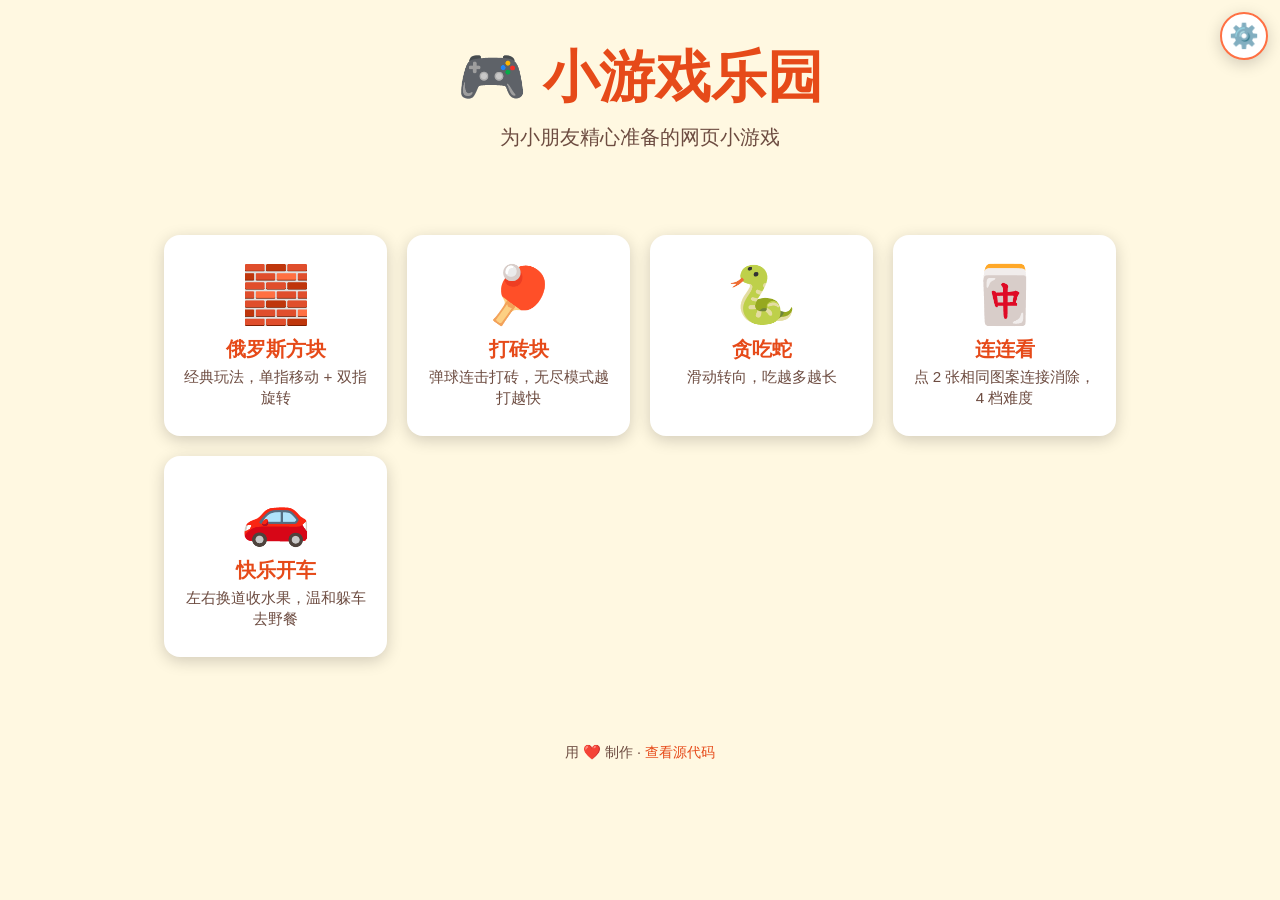
<file: index.html>
<!DOCTYPE html>
<html lang="zh-CN">
<head>
  <meta charset="UTF-8">
  <meta name="viewport" content="width=device-width, initial-scale=1.0">
  <link rel="manifest" href="./manifest.json">
  <link rel="icon" type="image/svg+xml" href="./icon.svg">
  <link rel="apple-touch-icon" href="./icon.svg">
  <meta name="theme-color" content="#ff7043">
  <title>小游戏乐园 · Little Games</title>
  <style>
    /* themes.css 提供 6 主题的 --bg / --primary / --primary-dark / --bg-2 / --panel-bg / --panel-text /
     * --button-bg / --button-bg-text / --button-active / --shadow 等。
     * @import 必须放在所有规则之前。 */
    @import url('./shared/themes.css');

    :root {
      /* launcher 专属（不随主题变） */
      --card: #ffffff;
      --card-text: #3e2723;
      --card-text-dim: #6d4c41;
    }

    * { box-sizing: border-box; -webkit-tap-highlight-color: transparent; }

    body {
      margin: 0;
      font-family: "Comic Sans MS", "PingFang SC", "Microsoft YaHei", sans-serif;
      background: var(--bg);
      color: var(--card-text);
      min-height: 100vh;
    }

    header {
      position: relative;
      text-align: center;
      padding: 2.5rem 1rem 1.5rem;
    }

    h1 {
      font-size: clamp(2rem, 6vw, 3.5rem);
      margin: 0;
      color: var(--primary-dark);
    }

    .subtitle {
      font-size: clamp(1rem, 2.5vw, 1.25rem);
      color: var(--card-text-dim);
      margin-top: 0.5rem;
    }

    #settings-btn {
      position: absolute;
      top: calc(0.75rem + env(safe-area-inset-top, 0px));
      right: calc(0.75rem + env(safe-area-inset-right, 0px));
      width: 48px;
      height: 48px;
      font-size: 24px;
      background: var(--card);
      color: var(--primary-dark);
      border: 2px solid var(--primary);
      border-radius: 50%;
      cursor: pointer;
      box-shadow: var(--shadow);
    }

    main {
      max-width: 1000px;
      margin: 0 auto;
      padding: 1rem 1.5rem 3rem;
    }

    .games {
      display: grid;
      grid-template-columns: repeat(auto-fill, minmax(220px, 1fr));
      gap: 1.25rem;
      margin-top: 1.5rem;
    }

    .game-card {
      background: var(--card);
      color: var(--card-text);
      border-radius: 16px;
      padding: 1.5rem 1rem;
      text-align: center;
      text-decoration: none;
      box-shadow: var(--shadow);
      transition: transform 0.15s ease, box-shadow 0.15s ease;
      border: 3px solid transparent;
    }

    .game-card:hover,
    .game-card:focus {
      transform: translateY(-4px);
      border-color: var(--primary);
      outline: none;
    }

    .game-emoji {
      font-size: 3.5rem;
      display: block;
      margin-bottom: 0.5rem;
    }

    .game-title {
      font-size: 1.25rem;
      font-weight: bold;
      color: var(--primary-dark);
      margin: 0.25rem 0;
    }

    .game-desc {
      font-size: 0.95rem;
      color: var(--card-text-dim);
      margin: 0;
    }

    .game-high {
      font-size: 1rem;
      font-weight: bold;
      color: var(--primary-dark);
      margin: 0.5rem 0 0;
    }

    footer {
      text-align: center;
      padding: 1.5rem;
      color: var(--card-text-dim);
      font-size: 0.9rem;
    }

    footer a {
      color: var(--primary-dark);
      text-decoration: none;
    }

    /* ──────── 全局设置面板 ──────── */

    #settings-panel {
      position: fixed;
      inset: 0;
      background: var(--panel-bg);
      color: var(--panel-text);
      z-index: 100;
      padding: 1.25rem;
      padding-top: calc(1.25rem + env(safe-area-inset-top, 0px));
      overflow-y: auto;
    }

    #settings-panel.hidden { display: none; }

    .panel-header {
      display: flex;
      justify-content: space-between;
      align-items: center;
      margin-bottom: 1rem;
    }

    .panel-header h2 {
      margin: 0;
      font-size: 1.5rem;
      color: var(--panel-text);
    }

    #settings-close {
      width: 44px;
      height: 44px;
      font-size: 22px;
      background: transparent;
      color: var(--panel-text);
      border: none;
      cursor: pointer;
    }

    .row {
      display: flex;
      flex-direction: column;
      gap: 0.5rem;
      margin-bottom: 1.25rem;
    }

    .row > label {
      font-weight: bold;
      font-size: 1rem;
    }

    .seg {
      display: flex;
      flex-wrap: wrap;
      gap: 8px;
    }

    .seg button {
      flex: 1 1 calc((100% - 16px) / 3);
      min-height: 44px;
      min-width: calc((100% - 16px) / 3);
      background: var(--button-bg);
      color: var(--button-bg-text);
      border: 2px solid transparent;
      border-radius: 8px;
      font-size: 0.95rem;
      cursor: pointer;
    }

    .seg button.active {
      background: var(--button-active);
      color: var(--text);
      border-color: var(--button-active);
    }

    .toggle-row {
      flex-direction: row;
      align-items: center;
      justify-content: space-between;
    }

    .toggle {
      min-width: 72px;
      min-height: 44px;
      background: var(--button-bg);
      color: var(--button-bg-text);
      border: 2px solid transparent;
      border-radius: 22px;
      font-size: 1rem;
      cursor: pointer;
    }

    .toggle.active {
      background: var(--button-active);
      color: var(--text);
      border-color: var(--button-active);
    }

    .hint {
      font-size: 0.85rem;
      color: var(--panel-text);
      opacity: 0.7;
      margin-top: 0.5rem;
    }
  </style>
</head>
<body>
  <header>
    <h1>🎮 小游戏乐园</h1>
    <p class="subtitle">为小朋友精心准备的网页小游戏</p>
    <button id="settings-btn" aria-label="全局设置">⚙️</button>
  </header>

  <main>
    <div id="games-container"></div>
  </main>

  <footer>
    <p>用 ❤️ 制作 · <a href="https://github.com/zhcqiu/little-games">查看源代码</a></p>
  </footer>

  <div id="settings-panel" class="hidden" aria-hidden="true">
    <div class="panel-header">
      <h2>⚙️ 全局设置</h2>
      <button id="settings-close" aria-label="关闭">✕</button>
    </div>

    <div class="row">
      <label>🎨 主题</label>
      <div class="seg" id="theme-seg">
        <button data-val="cheery">🎨 童趣</button>
        <button data-val="candy">🍬 糖果</button>
        <button data-val="forest">🌳 森林</button>
        <button data-val="ocean">🌊 海洋</button>
        <button data-val="space">🚀 太空</button>
        <button data-val="night">🌙 夜空</button>
      </div>
    </div>

    <div class="row toggle-row">
      <label>🎵 音乐</label>
      <button class="toggle" id="bgm-toggle">🎵</button>
    </div>

    <div class="row toggle-row">
      <label>🔊 音效</label>
      <button class="toggle" id="sfx-toggle">🔊</button>
    </div>

    <div class="row">
      <label>✨ 动效强度</label>
      <div class="seg" id="fx-seg">
        <button data-val="strong">✨ 强</button>
        <button data-val="mild">🌿 弱</button>
        <button data-val="off">🚫 关</button>
      </div>
    </div>

    <p class="hint">这些设置对所有小游戏生效。</p>
  </div>

  <script type="module">
    import { GlobalSettings } from './shared/global-settings.js';

    // 游戏列表 — 添加新游戏时，在这里加一项即可
    const games = [
      { title: "俄罗斯方块", desc: "经典玩法，单指移动 + 双指旋转", emoji: "🧱", path: "games/tetris/", highScoreKey: "tetris.highScore" },
      { title: "打砖块",     desc: "弹球连击打砖，无尽模式越打越快", emoji: "🏓", path: "games/breakout/", highScoreKey: "breakout.highScore" },
      { title: "贪吃蛇",     desc: "滑动转向，吃越多越长", emoji: "🐍", path: "games/snake/", highScoreKey: "snake.highScore" },
      { title: "连连看",     desc: "点 2 张相同图案连接消除，4 档难度", emoji: "🀄", path: "games/lianliankan/", highScoreKey: "lianliankan.highScore.scalar" },
      { title: "快乐开车",   desc: "左右换道收水果，温和躲车去野餐", emoji: "🚗", path: "games/happy-drive/", highScoreKey: "happyDrive.highScore" },
    ];

    function readHighScore(key) {
      try {
        const v = localStorage.getItem(key);
        return v ? parseInt(v, 10) || 0 : 0;
      } catch (e) { return 0; }
    }

    const container = document.getElementById("games-container");
    const grid = document.createElement("div");
    grid.className = "games";
    for (const g of games) {
      const a = document.createElement("a");
      a.className = "game-card";
      a.href = g.path;
      const high = g.highScoreKey ? readHighScore(g.highScoreKey) : 0;
      const highHtml = high > 0 ? `<p class="game-high">🏆 ${high}</p>` : '';
      a.innerHTML = `
        <span class="game-emoji">${g.emoji}</span>
        <div class="game-title">${g.title}</div>
        <p class="game-desc">${g.desc}</p>
        ${highHtml}
      `;
      grid.appendChild(a);
    }
    container.appendChild(grid);

    // ──── 全局设置应用 ────

    function applyTheme(name) {
      document.body.dataset.theme = name;
      // 同步 PWA 状态栏颜色到当前主题的 --bg-2
      const bg2 = getComputedStyle(document.body).getPropertyValue('--bg-2').trim();
      if (bg2) document.querySelector('meta[name="theme-color"]')?.setAttribute('content', bg2);
    }

    function syncUi() {
      const s = GlobalSettings.snapshot();
      for (const btn of document.querySelectorAll('#theme-seg button')) {
        btn.classList.toggle('active', btn.dataset.val === s.theme);
      }
      for (const btn of document.querySelectorAll('#fx-seg button')) {
        btn.classList.toggle('active', btn.dataset.val === s.fxLevel);
      }
      const sfx = document.getElementById('sfx-toggle');
      sfx.classList.toggle('active', s.sfxOn);
      sfx.textContent = s.sfxOn ? '🔊' : '🔇';
      const bgm = document.getElementById('bgm-toggle');
      bgm.classList.toggle('active', s.bgmOn);
      bgm.textContent = s.bgmOn ? '🎵' : '🔕';
    }

    // 初始应用
    applyTheme(GlobalSettings.get('theme'));
    syncUi();

    document.getElementById('theme-seg').addEventListener('click', (e) => {
      const b = e.target.closest('button');
      if (!b?.dataset.val) return;
      GlobalSettings.set('theme', b.dataset.val);
      applyTheme(b.dataset.val);
      syncUi();
    });
    document.getElementById('fx-seg').addEventListener('click', (e) => {
      const b = e.target.closest('button');
      if (!b?.dataset.val) return;
      GlobalSettings.set('fxLevel', b.dataset.val);
      syncUi();
    });
    document.getElementById('sfx-toggle').addEventListener('click', () => {
      GlobalSettings.set('sfxOn', !GlobalSettings.get('sfxOn'));
      syncUi();
    });
    document.getElementById('bgm-toggle').addEventListener('click', () => {
      GlobalSettings.set('bgmOn', !GlobalSettings.get('bgmOn'));
      syncUi();
    });

    const panel = document.getElementById('settings-panel');
    document.getElementById('settings-btn').addEventListener('click', () => {
      panel.classList.remove('hidden');
      panel.setAttribute('aria-hidden', 'false');
    });
    document.getElementById('settings-close').addEventListener('click', () => {
      panel.classList.add('hidden');
      panel.setAttribute('aria-hidden', 'true');
    });

    if ('serviceWorker' in navigator) {
      window.addEventListener('load', () => {
        navigator.serviceWorker.register('./sw.js').catch((err) => {
          console.warn('SW 注册失败：', err);
        });
      });
    }
  </script>
</body>
</html>
</file>
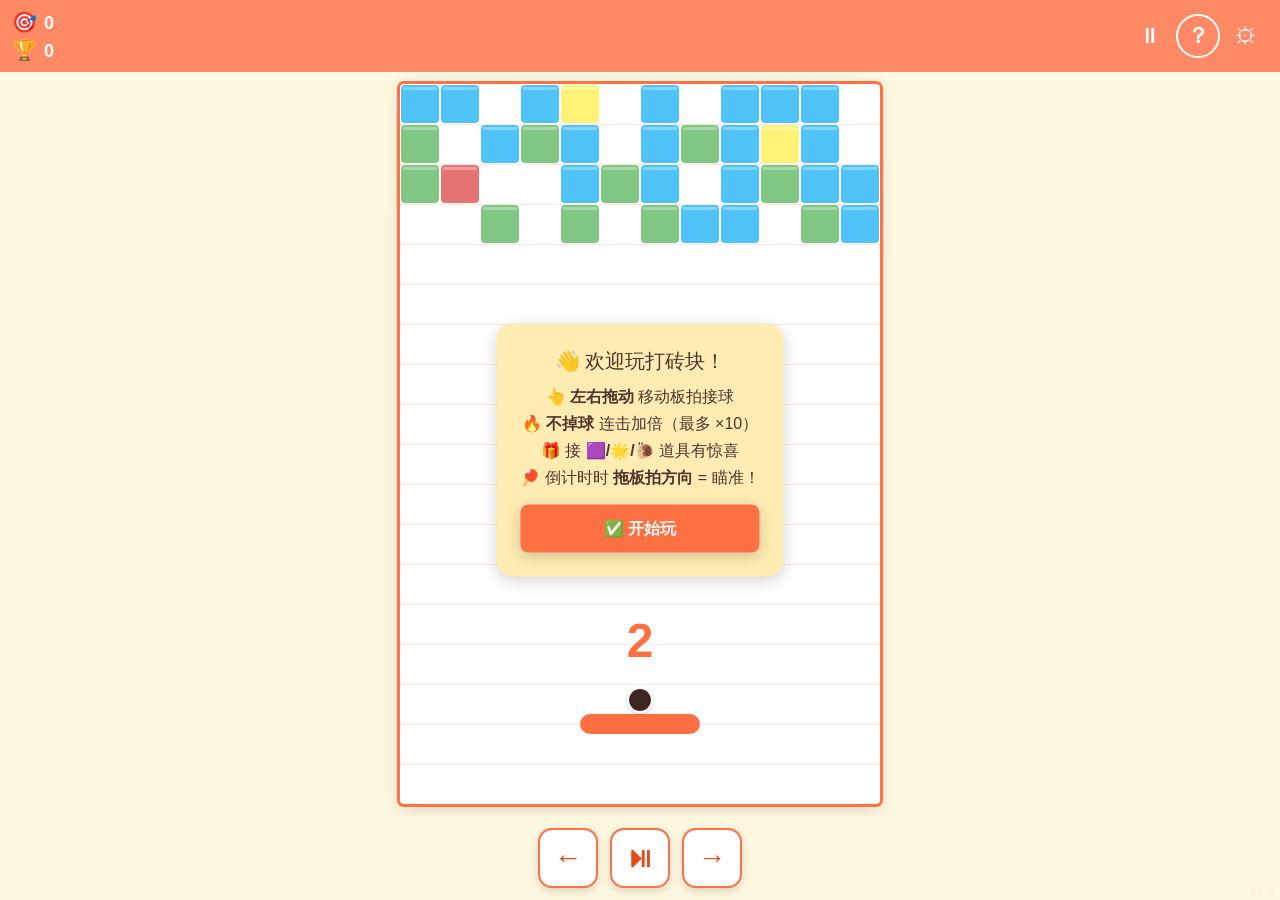
<file: games/breakout/index.html>
<!DOCTYPE html>
<html lang="zh-CN">
<head>
  <meta charset="UTF-8">
  <meta name="viewport" content="width=device-width, initial-scale=1.0, user-scalable=no, viewport-fit=cover">
  <title>打砖块 · 小游戏乐园</title>
  <link rel="manifest" href="./manifest.json">
  <link rel="icon" type="image/svg+xml" href="./icon.svg">
  <link rel="apple-touch-icon" href="./icon.svg">
  <meta name="theme-color" content="#ff7043">
  <link rel="stylesheet" href="./style.css">
</head>
<body>
  <header id="top-bar">
    <div class="score-block">
      <div title="本局得分"><span class="emoji">🎯</span> <span id="score">0</span></div>
      <div title="最高记录"><span class="emoji">🏆</span> <span id="high-score">0</span></div>
      <div id="combo-block" class="hidden" title="连击"><span class="emoji">🔥</span> ×<span id="combo">1</span></div>
    </div>
    <button id="pause-btn" aria-label="暂停">⏸</button>
    <button id="help-btn" aria-label="帮助">？</button>
    <button id="settings-btn" aria-label="设置">⚙</button>
  </header>

  <main>
    <canvas id="game-canvas"></canvas>
  </main>

  <!-- 桌面方向板（CSS 限定 hover/fine pointer 才显示）-->
  <div id="control-pad" aria-label="方向按键">
    <button id="pad-left" aria-label="左移">←</button>
    <button id="pad-pause" aria-label="暂停切换">⏯</button>
    <button id="pad-right" aria-label="右移">→</button>
  </div>

  <!-- 帮助面板 -->
  <div id="help-panel" class="panel hidden" aria-hidden="true">
    <div class="panel-header">
      <h2>怎么玩</h2>
      <button id="help-close" aria-label="关闭帮助">✕</button>
    </div>

    <div class="help-section">
      <h3>🎮 目标</h3>
      <p>让球弹来弹去把砖块都打掉，连击越长得分越高。</p>
    </div>

    <div class="help-section">
      <h3>📱 手机和平板</h3>
      <ul>
        <li><b>左右拖动</b> — 移动板拍（按住也不暂停，球继续飞）</li>
        <li><b>倒计时时拖板拍</b> — 偏离起点的方向 = 球发射方向（虚线箭头预览）</li>
        <li><b>顶栏 ⏸</b> — 暂停 / 继续</li>
        <li><b>右上 ⚙</b> — 打开设置</li>
      </ul>
    </div>

    <div class="help-section">
      <h3>🖱 鼠标 / ⌨️ 键盘</h3>
      <ul>
        <li><b>鼠标拖动</b> — 移动板拍</li>
        <li><b>← → / A D</b> — 移动板拍</li>
        <li><b>P</b> — 暂停 / 继续</li>
        <li><b>Esc</b> — 关掉面板</li>
        <li><b>Enter</b> — 确认</li>
      </ul>
    </div>

    <div class="help-section">
      <h3>🎁 道具</h3>
      <ul>
        <li><b>🟪 加宽板拍</b> — 板拍变宽 12 秒</li>
        <li><b>🌟 多球</b> — 当前每颗球各分裂一颗</li>
        <li><b>🐌 慢球</b> — 球速变慢 10 秒</li>
      </ul>
    </div>

    <div class="help-section">
      <h3>🏁 模式</h3>
      <p>🎯 标准 = 砖块压到板拍就结束 · ♾️ 无尽 = 压到板拍清上半区继续</p>
    </div>
  </div>

  <!-- 设置面板 -->
  <div id="settings-panel" class="panel hidden" aria-hidden="true">
    <div class="panel-header">
      <h2>设置</h2>
      <button id="settings-close" aria-label="关闭设置">✕</button>
    </div>
    <div class="setting-row">
      <label>⏱️ 球速</label>
      <div class="slider-row">
        <span>🐌</span>
        <input type="range" id="speed-slider" min="1" max="5" step="1" value="2">
        <span>🚀</span>
      </div>
    </div>
    <div class="setting-row">
      <label>⬇️ 砖块下移</label>
      <div class="seg" id="descent-rate-seg">
        <button data-val="slow" class="active">🐌 慢</button>
        <button data-val="normal">🚶 标准</button>
        <button data-val="fast">🏃 快</button>
      </div>
      <p class="hint">这个独立于球速 · 觉得被压顶太频繁就调慢</p>
    </div>
    <div class="setting-row">
      <label>🏁 结束模式</label>
      <div class="seg" id="end-mode-seg">
        <button data-val="standard">🎯 标准</button>
        <button data-val="endless" class="active">♾️ 无尽</button>
      </div>
      <p class="hint">🎯 = 压到底就结束 · ♾️ = 压到底清上半区继续</p>
    </div>
    <p class="hint">🎨 主题 / 🔊 音效 / 🎵 音乐 / 🎬 动效请在主菜单 ⚙️ 里设置</p>
    <button id="restart-btn" class="primary">🔄 重新开始</button>
  </div>

  <!-- 新手引导气泡（一次性） -->
  <div id="tutorial-popup" class="popup hidden">
    <p style="font-size: 20px; margin: 0 0 12px;">👋 欢迎玩打砖块！</p>
    <p style="margin: 0 0 6px;">👆 <b>左右拖动</b> 移动板拍接球</p>
    <p style="margin: 0 0 6px;">🔥 <b>不掉球</b> 连击加倍（最多 ×10）</p>
    <p style="margin: 0 0 6px;">🎁 接 <b>🟪/🌟/🐌</b> 道具有惊喜</p>
    <p style="margin: 0 0 16px;">🏓 倒计时时 <b>拖板拍方向</b> = 瞄准！</p>
    <div class="popup-buttons">
      <button id="tutorial-ok" class="primary">✅ 开始玩</button>
    </div>
  </div>

  <!-- 续玩询问气泡 -->
  <div id="resume-popup" class="popup hidden">
    <p>📋 上次玩到一半，继续吗？</p>
    <div class="popup-buttons">
      <button id="resume-discard">🆕 新开</button>
      <button id="resume-continue" class="primary">▶️ 继续</button>
    </div>
  </div>

  <!-- 重启确认气泡 -->
  <div id="restart-confirm" class="popup hidden">
    <p>⚠️ 当前进度会丢失</p>
    <div class="popup-buttons">
      <button id="restart-cancel">❌ 取消</button>
      <button id="restart-ok" class="primary">✅ 确认</button>
    </div>
  </div>

  <!-- 游戏结束面板 -->
  <div id="gameover-panel" class="panel hidden">
    <div class="gameover-emoji">💥</div>
    <p class="gameover-stat">🎯 <span id="final-score">0</span></p>
    <p class="gameover-stat">🏆 <span id="final-high">0</span></p>
    <button id="replay-btn" class="primary">▶️ 再玩一局</button>
    <button id="share-btn" class="secondary hidden">📤 分享成绩</button>
  </div>

  <!-- 无尽模式清半区浮字 -->
  <div id="encourage-toast" class="toast hidden">💪</div>

  <!-- 持久暂停 overlay -->
  <div id="pause-overlay" class="pause-overlay hidden">
    <div class="pause-icon">⏸</div>
    <div class="pause-hint">点屏幕 / 按 P 继续</div>
  </div>

  <!-- 角落版本号 -->
  <div id="version-tag" class="version-tag">v1.0</div>

  <script type="module" src="./js/main.js"></script>
</body>
</html>
</file>
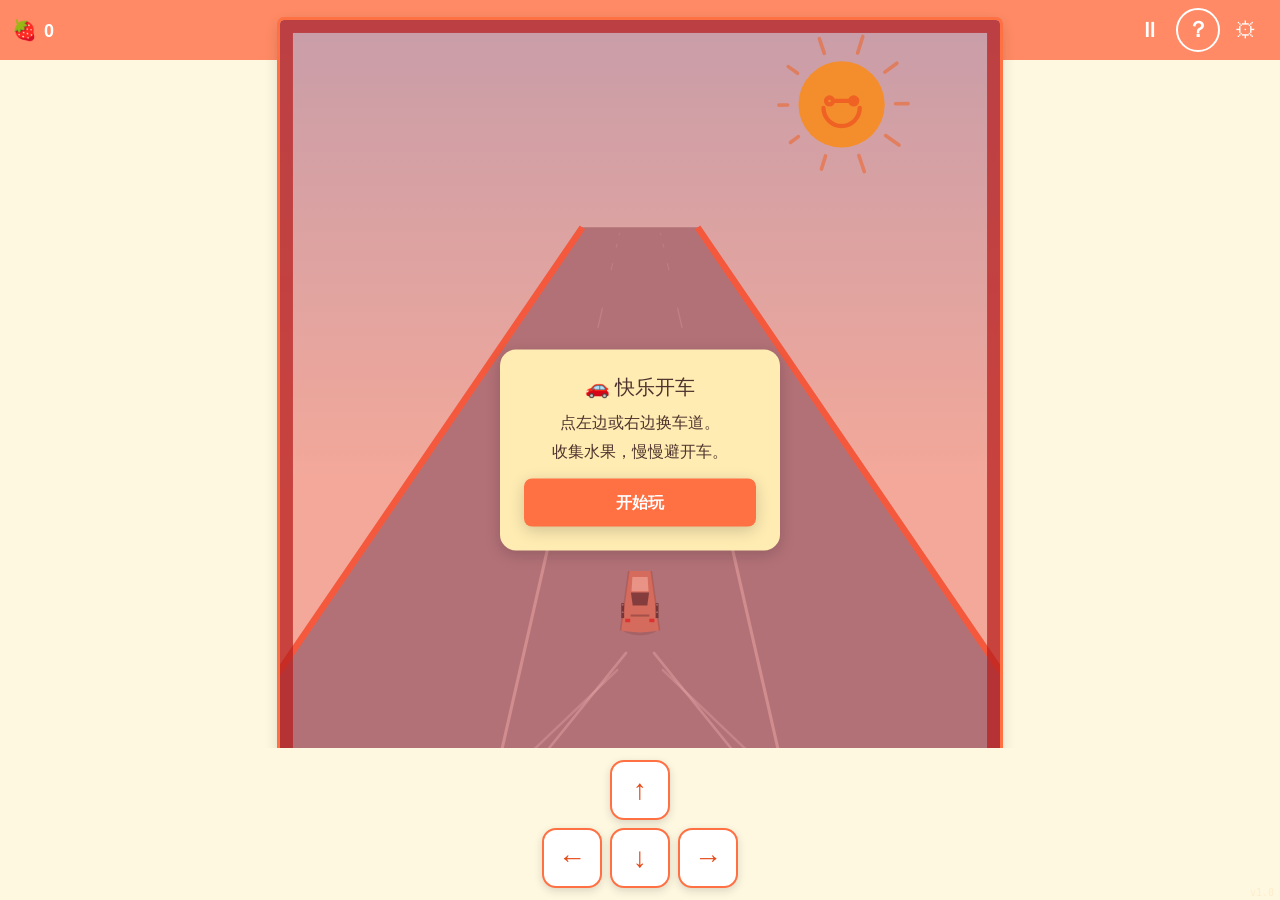
<file: games/happy-drive/index.html>
<!DOCTYPE html>
<html lang="zh-CN">
<head>
  <meta charset="UTF-8">
  <meta name="viewport" content="width=device-width, initial-scale=1.0, user-scalable=no, viewport-fit=cover">
  <title>快乐开车 · 小游戏乐园</title>
  <link rel="manifest" href="./manifest.json">
  <link rel="icon" type="image/svg+xml" href="./icon.svg">
  <link rel="apple-touch-icon" href="./icon.svg">
  <meta name="theme-color" content="#ff7043">
  <link rel="stylesheet" href="./style.css">
</head>
<body>
  <header id="top-bar">
    <div class="score-block">
      <div title="水果"><span class="emoji">🍓</span> <span id="score">0</span></div>
      <div title="最高"><span class="emoji">🏆</span> <span id="high-score">0</span></div>
      <div title="小车状态"><span class="emoji">🩹</span> <span id="damage">0/3</span></div>
    </div>
    <button id="pause-btn" aria-label="暂停">⏸</button>
    <button id="help-btn" aria-label="帮助">？</button>
    <button id="settings-btn" aria-label="设置">⚙</button>
  </header>

  <main>
    <canvas id="game-canvas"></canvas>
  </main>

  <div id="control-pad" aria-label="方向按键">
    <button id="pad-accelerate" aria-label="加速">↑</button>
    <button id="pad-left" aria-label="左移">←</button>
    <button id="pad-slow" aria-label="减速">↓</button>
    <button id="pad-right" aria-label="右移">→</button>
  </div>

  <div id="help-panel" class="panel hidden" aria-hidden="true">
    <div class="panel-header">
      <h2>怎么玩</h2>
      <button id="help-close" aria-label="关闭帮助">✕</button>
    </div>
    <div class="help-section">
      <h3>🎮 目标</h3>
      <p>开着小车去公园野餐，收集水果，避开路上的车。</p>
    </div>
    <div class="help-section">
      <h3>📱 手机和平板</h3>
      <ul>
        <li><b>点左半边</b> — 往左换一条车道</li>
        <li><b>点右半边</b> — 往右换一条车道</li>
        <li><b>向上滑</b> — 稍微加速</li>
        <li><b>向下滑</b> — 稍微减速</li>
      </ul>
    </div>
    <div class="help-section">
      <h3>🚗 小车状态</h3>
      <p>碰到车会慢下来。碰几次后，小车会停在路边修一修，然后重新开始。</p>
    </div>
    <div class="help-section">
      <h3>🌈 温和提示</h3>
      <p>同一车道有车靠近时，道路会轻轻发亮，提醒小朋友换道。</p>
    </div>
  </div>

  <div id="settings-panel" class="panel hidden" aria-hidden="true">
    <div class="panel-header">
      <h2>设置</h2>
      <button id="settings-close" aria-label="关闭设置">✕</button>
    </div>
    <div class="setting-row">
      <label>🚗 小车速度</label>
      <div class="slider-row">
        <span>🐢</span>
        <input type="range" id="speed-slider" min="1" max="5" step="1" value="2">
        <span>🚀</span>
      </div>
    </div>
    <div class="setting-row">
      <label>🌱 难度</label>
      <div class="seg" id="challenge-seg">
        <button data-val="gentle" class="active">🌱 轻松</button>
        <button data-val="normal">🌈 普通</button>
        <button data-val="lively">⭐ 活泼</button>
      </div>
    </div>
    <div class="setting-row">
      <label>🩹 修车次数</label>
      <div class="seg seg-narrow" id="hits-seg">
        <button data-val="2">2</button>
        <button data-val="3" class="active">3</button>
        <button data-val="4">4</button>
        <button data-val="5">5</button>
      </div>
      <p class="hint">达到次数后，小车会停下修理并重新开始。</p>
    </div>
    <div class="setting-row toggle-row">
      <label>💡 温和提示</label>
      <button class="toggle active" id="guide-toggle">开</button>
    </div>
    <p class="hint">🎨 主题 / 🔊 音效 / 🎵 音乐 / 🎬 动效请在主菜单 ⚙️ 里设置</p>
    <button id="restart-btn" class="primary">🔄 重新开始</button>
  </div>

  <div id="restart-confirm" class="popup hidden">
    <p>重新开始这次兜风吗？</p>
    <div class="popup-buttons">
      <button id="restart-cancel">取消</button>
      <button id="restart-ok" class="primary">开始</button>
    </div>
  </div>

  <div id="tutorial-popup" class="popup hidden">
    <p style="font-size: 20px; margin: 0 0 12px;">🚗 快乐开车</p>
    <p style="margin: 0 0 8px;">点左边或右边换车道。</p>
    <p style="margin: 0 0 16px;">收集水果，慢慢避开车。</p>
    <div class="popup-buttons">
      <button id="tutorial-ok" class="primary">开始玩</button>
    </div>
  </div>

  <div id="gameover-panel" class="panel hidden">
    <div class="gameover-emoji">🛠️</div>
    <p class="gameover-stat">小车修好了</p>
    <p class="gameover-stat">🍓 <span id="final-score">0</span></p>
    <p class="gameover-stat">🏆 <span id="final-high">0</span></p>
    <button id="replay-btn" class="primary">▶️ 再开一次</button>
    <button id="share-btn" class="secondary hidden">📤 分享成绩</button>
  </div>

  <div id="event-toast" class="toast hidden">🍓</div>
  <div id="clear-toast" class="clear-toast hidden">✨</div>

  <div id="pause-overlay" class="pause-overlay hidden">
    <div class="pause-icon">⏸</div>
    <div class="pause-hint">点屏幕 / 按 P 继续</div>
    <div id="pause-extra" class="pause-extra"></div>
  </div>

  <div id="version-tag" class="version-tag">v1.0</div>
  <script type="module" src="./js/main.js"></script>
</body>
</html>
</file>
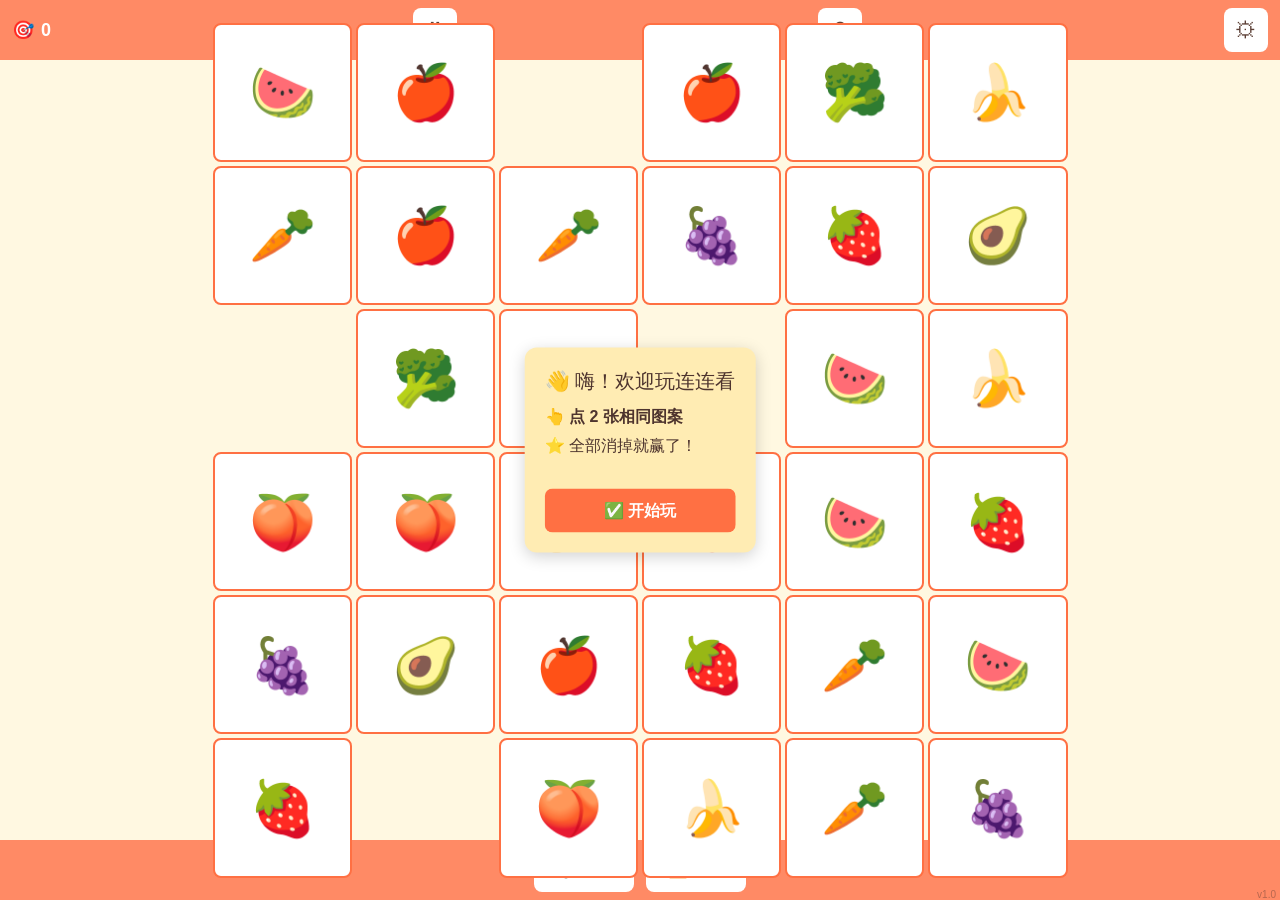
<file: games/lianliankan/index.html>
<!DOCTYPE html>
<html lang="zh-CN">
<head>
  <meta charset="UTF-8">
  <meta name="viewport" content="width=device-width, initial-scale=1.0, user-scalable=no, viewport-fit=cover">
  <title>连连看 · 小游戏乐园</title>
  <link rel="manifest" href="./manifest.json">
  <link rel="icon" type="image/svg+xml" href="./icon.svg">
  <link rel="apple-touch-icon" href="./icon.svg">
  <meta name="theme-color" content="#ff7043">
  <link rel="stylesheet" href="./style.css">
</head>
<body>
  <header id="top-bar">
    <div class="score-block">
      <div title="本局"><span class="emoji">🎯</span> <span id="score">0</span></div>
      <div title="连击" id="combo-block" class="hidden"><span class="emoji">🔥</span> <span id="combo">0</span>连</div>
      <div title="用时" id="timer-block" class="hidden"><span class="emoji">⏱</span> <span id="timer">0:00</span></div>
    </div>
    <button id="pause-btn" aria-label="暂停">⏸</button>
    <button id="help-btn" aria-label="帮助">？</button>
    <button id="settings-btn" aria-label="设置">⚙</button>
  </header>

  <main>
    <div id="board-wrap">
      <div id="board"></div>
      <canvas id="overlay"></canvas>
    </div>
  </main>

  <footer id="bottom-bar">
    <button id="hint-btn">💡 提示</button>
    <button id="shuffle-btn">🔀 洗牌</button>
  </footer>

  <!-- 帮助面板 -->
  <div id="help-panel" class="panel hidden" aria-hidden="true">
    <div class="panel-header">
      <h2>怎么玩</h2>
      <button id="help-close" aria-label="关闭帮助">✕</button>
    </div>
    <div class="help-section">
      <h3>🎮 目标</h3>
      <p>🌱 入门档：翻 2 张相同的图案就消除！</p>
      <p>⭐ 初级 / 🔥 进阶 / 💎 高手：用 ≤ 2 拐弯的折线连接 2 张相同图案</p>
      <p>🆓 宽松模式开启后：任意 2 张相同图案都能消（不限路径）</p>
    </div>
    <div class="help-section">
      <h3>📱 手机和平板</h3>
      <ul>
        <li>点 1 张图 → 再点另 1 张相同的</li>
        <li><b>💡 提示</b> — 高亮一对可消的（无限次）</li>
        <li><b>🔀 洗牌</b> — 重排剩下的图案（无限次）</li>
      </ul>
    </div>
    <div class="help-section">
      <h3>🌈 设置里有啥</h3>
      <ul>
        <li>难度 / 计时</li>
        <li>🎨 主题 / 🔊 音效 / 🎵 音乐 / 🎬 动效请在主菜单 ⚙️ 里设置</li>
      </ul>
    </div>
  </div>

  <!-- 设置面板 -->
  <div id="settings-panel" class="panel hidden" aria-hidden="true">
    <div class="panel-header">
      <h2>设置</h2>
      <button id="settings-close" aria-label="关闭设置">✕</button>
    </div>
    <div class="setting-row">
      <label>🎯 难度</label>
      <div class="seg" id="difficulty-seg">
        <button data-val="beginner">🌱 入门</button>
        <button data-val="novice">⭐ 初级</button>
        <button data-val="advanced">🔥 进阶</button>
        <button data-val="master">💎 高手</button>
      </div>
      <p class="hint">🌱 入门 = 翻牌配对（背面朝上，翻 2 张相同）<br>⭐🔥💎 = 连连看（折线连接 2 张相同图案）</p>
    </div>
    <div class="setting-row toggle-row" id="timed-row">
      <label>⏱ 计时模式</label>
      <button class="toggle" id="timed-toggle">⏱</button>
    </div>
    <div class="setting-row toggle-row" id="relaxed-row">
      <label>🆓 宽松模式</label>
      <button class="toggle" id="relaxed-toggle">🆓 关</button>
    </div>
    <p class="hint">🆓 宽松：任意 2 张相同就能消，不管距离/障碍</p>
    <p class="hint">🎨 主题 / 🔊 音效 / 🎵 音乐 / 🎬 动效请在主菜单 ⚙️ 里设置</p>
    <button id="restart-btn" class="primary">🔄 重新开始</button>
  </div>

  <!-- 续玩气泡 -->
  <div id="resume-popup" class="popup hidden">
    <p>📋 上次玩到一半，继续吗？</p>
    <div class="popup-buttons">
      <button id="resume-discard">🆕 新开</button>
      <button id="resume-continue" class="primary">▶️ 继续</button>
    </div>
  </div>

  <!-- 新手引导气泡 -->
  <div id="tutorial-popup" class="popup hidden">
    <p style="font-size: 20px; margin: 0 0 12px;">👋 嗨！欢迎玩连连看</p>
    <p style="margin: 0 0 8px;">👆 <b>点 2 张相同图案</b></p>
    <p style="margin: 0 0 16px;">⭐ 全部消掉就赢了！</p>
    <div class="popup-buttons">
      <button id="tutorial-ok" class="primary">✅ 开始玩</button>
    </div>
  </div>

  <!-- 重启确认 -->
  <div id="restart-confirm" class="popup hidden">
    <p>⚠️ 当前进度会丢失</p>
    <div class="popup-buttons">
      <button id="restart-cancel">❌ 取消</button>
      <button id="restart-ok" class="primary">✅ 确认</button>
    </div>
  </div>

  <!-- 游戏结束 -->
  <div id="gameover-panel" class="panel hidden">
    <div class="gameover-emoji" id="gameover-emoji">🏆</div>
    <p class="gameover-stat">🎯 <span id="final-score">0</span></p>
    <p class="gameover-stat" id="final-time-row">⏱ <span id="final-time">0:00</span></p>
    <button id="replay-btn" class="primary">▶️ 再玩一局</button>
    <button id="share-btn" class="secondary hidden">📤 分享成绩</button>
  </div>

  <!-- 浮字 toast -->
  <div id="event-toast" class="toast hidden">✨</div>
  <div id="clear-toast" class="clear-toast hidden">✨</div>

  <!-- 暂停 overlay -->
  <div id="pause-overlay" class="pause-overlay hidden">
    <div class="pause-icon">⏸</div>
    <div class="pause-hint">点屏幕 / 按 P 继续</div>
  </div>

  <div id="version-tag" class="version-tag">v1.0</div>

  <script type="module" src="./js/main.js"></script>
</body>
</html>
</file>
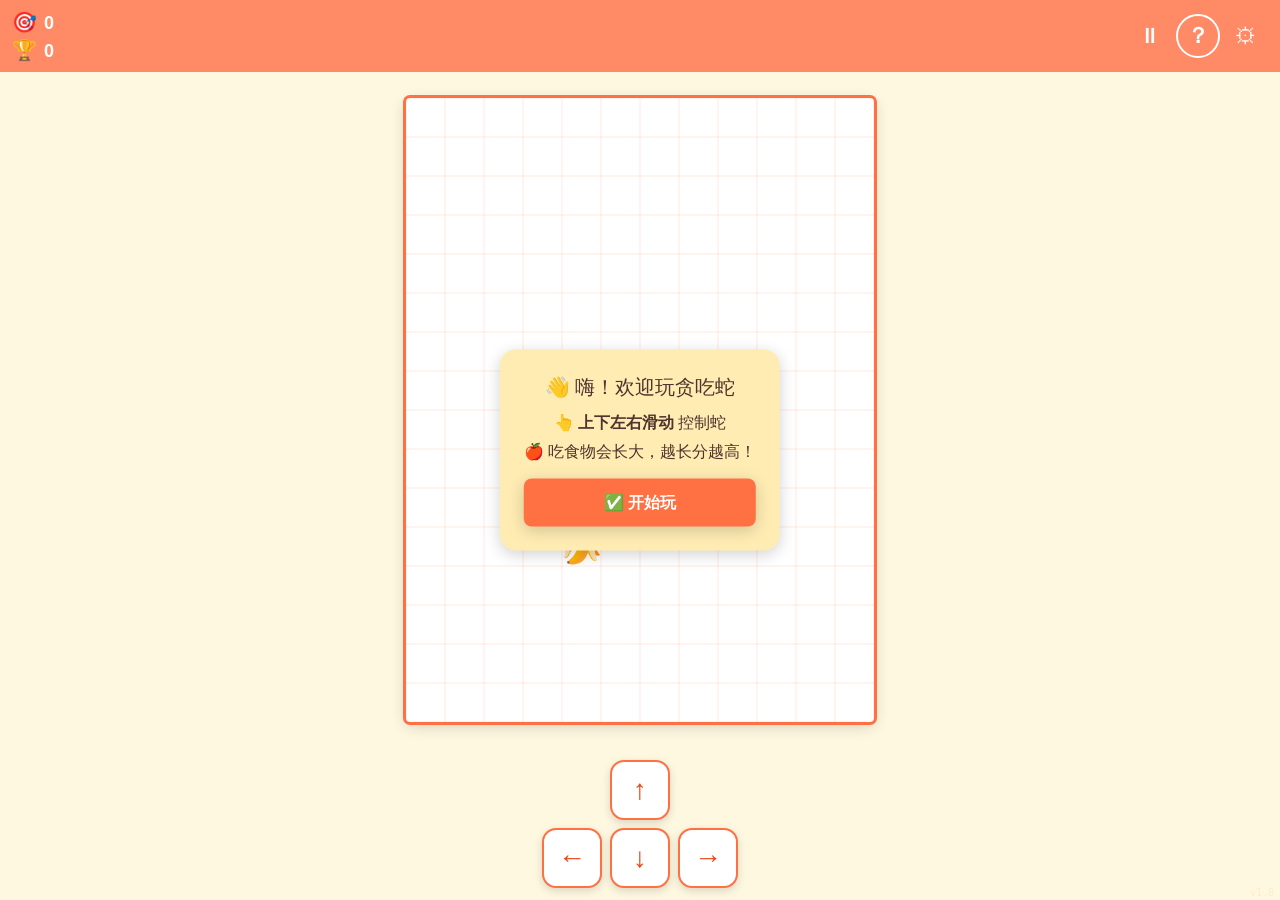
<file: games/snake/index.html>
<!DOCTYPE html>
<html lang="zh-CN">
<head>
  <meta charset="UTF-8">
  <meta name="viewport" content="width=device-width, initial-scale=1.0, user-scalable=no, viewport-fit=cover">
  <title>贪吃蛇 · 小游戏乐园</title>
  <link rel="manifest" href="./manifest.json">
  <link rel="icon" type="image/svg+xml" href="./icon.svg">
  <link rel="apple-touch-icon" href="./icon.svg">
  <meta name="theme-color" content="#ff7043">
  <link rel="stylesheet" href="./style.css">
</head>
<body>
  <header id="top-bar">
    <div class="score-block">
      <div title="本局"><span class="emoji">🎯</span> <span id="score">0</span></div>
      <div title="最高"><span class="emoji">🏆</span> <span id="high-score">0</span></div>
    </div>
    <button id="pause-btn" aria-label="暂停">⏸</button>
    <button id="help-btn" aria-label="帮助">？</button>
    <button id="settings-btn" aria-label="设置">⚙</button>
  </header>

  <main>
    <canvas id="game-canvas"></canvas>
  </main>

  <!-- 桌面方向板（CSS 限定 hover/fine 才显示） -->
  <div id="control-pad" aria-label="方向按键">
    <button id="pad-up" aria-label="上">↑</button>
    <button id="pad-left" aria-label="左">←</button>
    <button id="pad-down" aria-label="下">↓</button>
    <button id="pad-right" aria-label="右">→</button>
  </div>

  <!-- 帮助面板 -->
  <div id="help-panel" class="panel hidden" aria-hidden="true">
    <div class="panel-header">
      <h2>怎么玩</h2>
      <button id="help-close" aria-label="关闭帮助">✕</button>
    </div>

    <div class="help-section">
      <h3>🎮 目标</h3>
      <p>控制蛇去吃食物，吃越多越长，看能长多长！</p>
    </div>

    <div class="help-section">
      <h3>📱 手机和平板</h3>
      <ul>
        <li><b>单指快速滑动</b> ↑ ↓ ← → — 蛇下一格往那个方向走</li>
        <li><b>按住屏幕</b> — 蛇会停下来等你松手再继续</li>
        <li><b>右上 ⚙</b> — 打开设置（速度、模式、主题…）</li>
      </ul>
    </div>

    <div class="help-section">
      <h3>🖱 鼠标（电脑）</h3>
      <ul>
        <li><b>鼠标按住 + 拖动</b> — 跟手指一样</li>
        <li><b>屏幕底部方向板</b> — 点 ← ↑ ↓ →</li>
      </ul>
    </div>

    <div class="help-section">
      <h3>⌨️ 键盘（电脑）</h3>
      <ul>
        <li><b>← ↑ → ↓</b> 或 <b>A W D S</b> — 转向</li>
        <li><b>P</b> — 暂停 / 继续</li>
        <li><b>Esc</b> — 关掉面板</li>
        <li><b>Enter</b> — 确认</li>
      </ul>
    </div>

    <div class="help-section">
      <h3>🌈 设置里有啥</h3>
      <ul>
        <li><b>速度</b> — 蛇爬多快</li>
        <li><b>结束模式</b> — 🎯 撞=结束 · ♾️ 穿墙 · 💖 复活</li>
        <li><b>色彩主题</b> — 6 种</li>
      </ul>
    </div>
  </div>

  <!-- 设置面板 -->
  <div id="settings-panel" class="panel hidden" aria-hidden="true">
    <div class="panel-header">
      <h2>设置</h2>
      <button id="settings-close" aria-label="关闭设置">✕</button>
    </div>
    <div class="setting-row">
      <label>⏱️ 爬行速度</label>
      <div class="slider-row">
        <span>🐌</span>
        <input type="range" id="speed-slider" min="1" max="5" step="1" value="1">
        <span>🚀</span>
      </div>
    </div>
    <div class="setting-row">
      <label>🏁 结束模式</label>
      <div class="seg" id="end-mode-seg">
        <button data-val="standard" class="active">🎯 标准</button>
        <button data-val="wrap">♾️ 穿墙</button>
        <button data-val="revive">💖 复活</button>
      </div>
      <p class="hint">🎯 撞=结束 · ♾️ 穿墙 · 💖 撞会断半身后续命</p>
    </div>
    <div class="setting-row">
      <label>🍎 食物范围</label>
      <div class="seg seg-narrow" id="food-edge-seg">
        <button data-val="0">0</button>
        <button data-val="1" class="active">1</button>
        <button data-val="2">2</button>
        <button data-val="3">3</button>
      </div>
      <p class="hint">数字 = 食物避开离边几格；0 = 全屏，3 = 最容易找</p>
    </div>
    <p class="hint">🎨 主题 / 🔊 音效 / 🎵 音乐 / 🎬 动效请在主菜单 ⚙️ 里设置</p>
    <button id="restart-btn" class="primary">🔄 重新开始</button>
  </div>

  <!-- 续玩气泡 -->
  <div id="resume-popup" class="popup hidden">
    <p>📋 上次玩到一半，继续吗？</p>
    <div class="popup-buttons">
      <button id="resume-discard">🆕 新开</button>
      <button id="resume-continue" class="primary">▶️ 继续</button>
    </div>
  </div>

  <!-- 新手引导气泡 -->
  <div id="tutorial-popup" class="popup hidden">
    <p style="font-size: 20px; margin: 0 0 12px;">👋 嗨！欢迎玩贪吃蛇</p>
    <p style="margin: 0 0 8px;">👆 <b>上下左右滑动</b> 控制蛇</p>
    <p style="margin: 0 0 16px;">🍎 吃食物会长大，越长分越高！</p>
    <div class="popup-buttons">
      <button id="tutorial-ok" class="primary">✅ 开始玩</button>
    </div>
  </div>

  <!-- 重启确认气泡 -->
  <div id="restart-confirm" class="popup hidden">
    <p>⚠️ 当前进度会丢失</p>
    <div class="popup-buttons">
      <button id="restart-cancel">❌ 取消</button>
      <button id="restart-ok" class="primary">✅ 确认</button>
    </div>
  </div>

  <!-- 游戏结束面板 -->
  <div id="gameover-panel" class="panel hidden">
    <div class="gameover-emoji">💥</div>
    <p class="gameover-stat">🎯 <span id="final-score">0</span></p>
    <p class="gameover-stat">🏆 <span id="final-high">0</span></p>
    <button id="replay-btn" class="primary">▶️ 再玩一局</button>
    <button id="share-btn" class="secondary hidden">📤 分享成绩</button>
  </div>

  <!-- 浮字 toast -->
  <div id="event-toast" class="toast hidden">✨</div>
  <div id="clear-toast" class="clear-toast hidden">✨</div>

  <!-- 持久暂停 overlay -->
  <div id="pause-overlay" class="pause-overlay hidden">
    <div class="pause-icon">⏸</div>
    <div class="pause-hint">点屏幕 / 按 P 继续</div>
    <div id="pause-extra" class="pause-extra"></div>
  </div>

  <!-- 角落版本号 -->
  <div id="version-tag" class="version-tag">v1.0</div>

  <script type="module" src="./js/main.js"></script>
</body>
</html>
</file>
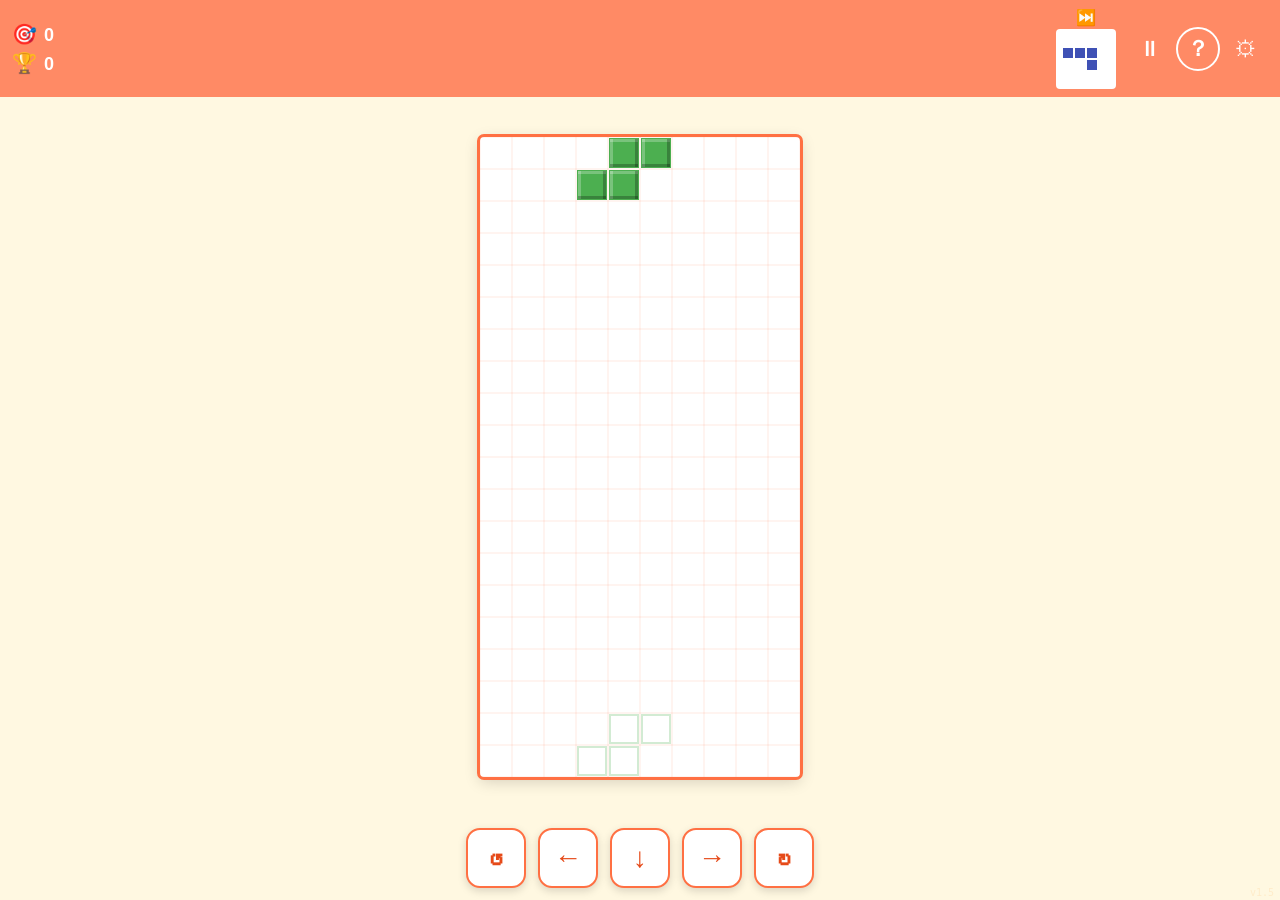
<file: games/tetris/index.html>
<!DOCTYPE html>
<html lang="zh-CN">
<head>
  <meta charset="UTF-8">
  <meta name="viewport" content="width=device-width, initial-scale=1.0, user-scalable=no, viewport-fit=cover">
  <title>俄罗斯方块 · 小游戏乐园</title>
  <link rel="manifest" href="./manifest.json">
  <link rel="icon" type="image/svg+xml" href="./icon.svg">
  <link rel="apple-touch-icon" href="./icon.svg">
  <meta name="theme-color" content="#42a5f5">
  <link rel="stylesheet" href="./style.css">
</head>
<body>
  <header id="top-bar">
    <div class="score-block">
      <div title="本局消除"><span class="emoji">🎯</span> <span id="score">0</span></div>
      <div title="最高记录"><span class="emoji">🏆</span> <span id="high-score">0</span></div>
    </div>
    <div class="next-block">
      <div class="label" title="下一块">⏭️</div>
      <canvas id="next-canvas" width="60" height="60"></canvas>
    </div>
    <button id="pause-btn" aria-label="暂停">⏸</button>
    <button id="help-btn" aria-label="帮助">？</button>
    <button id="settings-btn" aria-label="设置">⚙</button>
  </header>

  <main>
    <canvas id="game-canvas"></canvas>
  </main>

  <!-- 方向板（仅鼠标 / 桌面环境显示，触屏不显示）-->
  <div id="control-pad" aria-label="方向按键">
    <button id="pad-rotate-ccw" aria-label="逆时针旋转">↺</button>
    <button id="pad-left" aria-label="左移">←</button>
    <button id="pad-down" aria-label="加速下落">↓</button>
    <button id="pad-right" aria-label="右移">→</button>
    <button id="pad-rotate-cw" aria-label="顺时针旋转">↻</button>
  </div>

  <!-- 帮助面板 -->
  <div id="help-panel" class="panel hidden" aria-hidden="true">
    <div class="panel-header">
      <h2>怎么玩</h2>
      <button id="help-close" aria-label="关闭帮助">✕</button>
    </div>

    <div class="help-section">
      <h3>🎮 目标</h3>
      <p>把方块拼满横着的一整行，那一行就会消除得分。把得分越堆越高！</p>
    </div>

    <div class="help-section">
      <h3>📱 手机和平板</h3>
      <ul>
        <li><b>单指拖动</b> — 移动方块（上下左右都可以）</li>
        <li><b>双指拧</b> — 转动方块的角度</li>
        <li><b>按住</b> — 自动暂停，松手继续</li>
        <li><b>右上 ⚙</b> — 打开设置（速度、主题、模式…）</li>
      </ul>
    </div>

    <div class="help-section">
      <h3>🖱 鼠标（电脑）</h3>
      <ul>
        <li><b>鼠标拖动</b> — 移动方块</li>
        <li><b>按住</b> — 自动暂停</li>
        <li><b>屏幕底部方向板</b> — 点 ← → ↓ 移动，点 ↺ ↻ 旋转</li>
      </ul>
    </div>

    <div class="help-section">
      <h3>⌨️ 键盘（电脑）</h3>
      <ul>
        <li><b>← → ↓</b> 或 <b>A D S</b> — 左右移动 / 加速下落</li>
        <li><b>↑</b> / <b>W</b> / <b>空格</b> — 顺时针转</li>
        <li><b>Z</b> — 逆时针转</li>
        <li><b>P</b> — 暂停 / 继续</li>
        <li><b>Esc</b> — 关掉面板</li>
        <li><b>Enter</b> — 确认</li>
      </ul>
    </div>

    <div class="help-section">
      <h3>🌈 设置里有啥</h3>
      <ul>
        <li><b>速度</b> — 砖块下落多快</li>
        <li><b>上拉容忍</b> — 拼错了可以往回拉几格</li>
        <li><b>结束模式</b> — 标准 = 堆到顶就结束；无尽 = 永远玩</li>
        <li><b>色彩主题</b> — 童趣 / 糖果 / 夜空</li>
      </ul>
    </div>
  </div>

  <!-- 设置面板 -->
  <div id="settings-panel" class="panel hidden" aria-hidden="true">
    <div class="panel-header">
      <h2>设置</h2>
      <button id="settings-close" aria-label="关闭设置">✕</button>
    </div>
    <div class="setting-row">
      <label>⏱️ 下落速度</label>
      <div class="slider-row">
        <span>🐌</span>
        <input type="range" id="speed-slider" min="1" max="5" step="1" value="1">
        <span>🚀</span>
      </div>
    </div>
    <div class="setting-row">
      <label>↩️ 上拉容忍</label>
      <div class="seg seg-narrow" id="upward-seg">
        <button data-val="0">0</button>
        <button data-val="1" class="active">1</button>
        <button data-val="2">2</button>
        <button data-val="3">3</button>
        <button data-val="4">4</button>
        <button data-val="5">5</button>
      </div>
    </div>
    <div class="setting-row">
      <label>🏁 结束模式</label>
      <div class="seg" id="end-mode-seg">
        <button data-val="standard" class="active">🎯 标准</button>
        <button data-val="endless">♾️ 无尽</button>
      </div>
      <p class="hint">🎯 = 堆到顶就结束 · ♾️ = 堆到顶清下半区继续</p>
    </div>
    <p class="hint">🎨 主题 / 🔊 音效 / 🎵 音乐 / 🎬 动效请在主菜单 ⚙️ 里设置</p>
    <button id="restart-btn" class="primary">🔄 重新开始</button>
  </div>

  <!-- 续玩询问气泡 -->
  <div id="resume-popup" class="popup hidden">
    <p>📋 上次玩到一半，继续吗？</p>
    <div class="popup-buttons">
      <button id="resume-discard">🆕 新开</button>
      <button id="resume-continue" class="primary">▶️ 继续</button>
    </div>
  </div>

  <!-- 重启确认气泡 -->
  <div id="restart-confirm" class="popup hidden">
    <p>⚠️ 当前进度会丢失</p>
    <div class="popup-buttons">
      <button id="restart-cancel">❌ 取消</button>
      <button id="restart-ok" class="primary">✅ 确认</button>
    </div>
  </div>

  <!-- 游戏结束面板 -->
  <div id="gameover-panel" class="panel hidden">
    <div class="gameover-emoji">💥</div>
    <p class="gameover-stat">🎯 <span id="final-score">0</span></p>
    <p class="gameover-stat">🏆 <span id="final-high">0</span></p>
    <button id="replay-btn" class="primary">▶️ 再玩一局</button>
    <button id="share-btn" class="secondary hidden">📤 分享成绩</button>
  </div>

  <!-- 无尽模式清半区浮字 -->
  <div id="encourage-toast" class="toast hidden">💪</div>

  <!-- 消行欢呼浮字 -->
  <div id="clear-toast" class="clear-toast hidden">好棒!</div>

  <!-- 持久暂停 overlay -->
  <div id="pause-overlay" class="pause-overlay hidden">
    <div class="pause-icon">⏸</div>
    <div class="pause-hint">点屏幕 / 按 P 继续</div>
  </div>

  <!-- 角落版本号 -->
  <div id="version-tag" class="version-tag">v1.5</div>

  <script type="module" src="./js/main.js"></script>
</body>
</html>
</file>
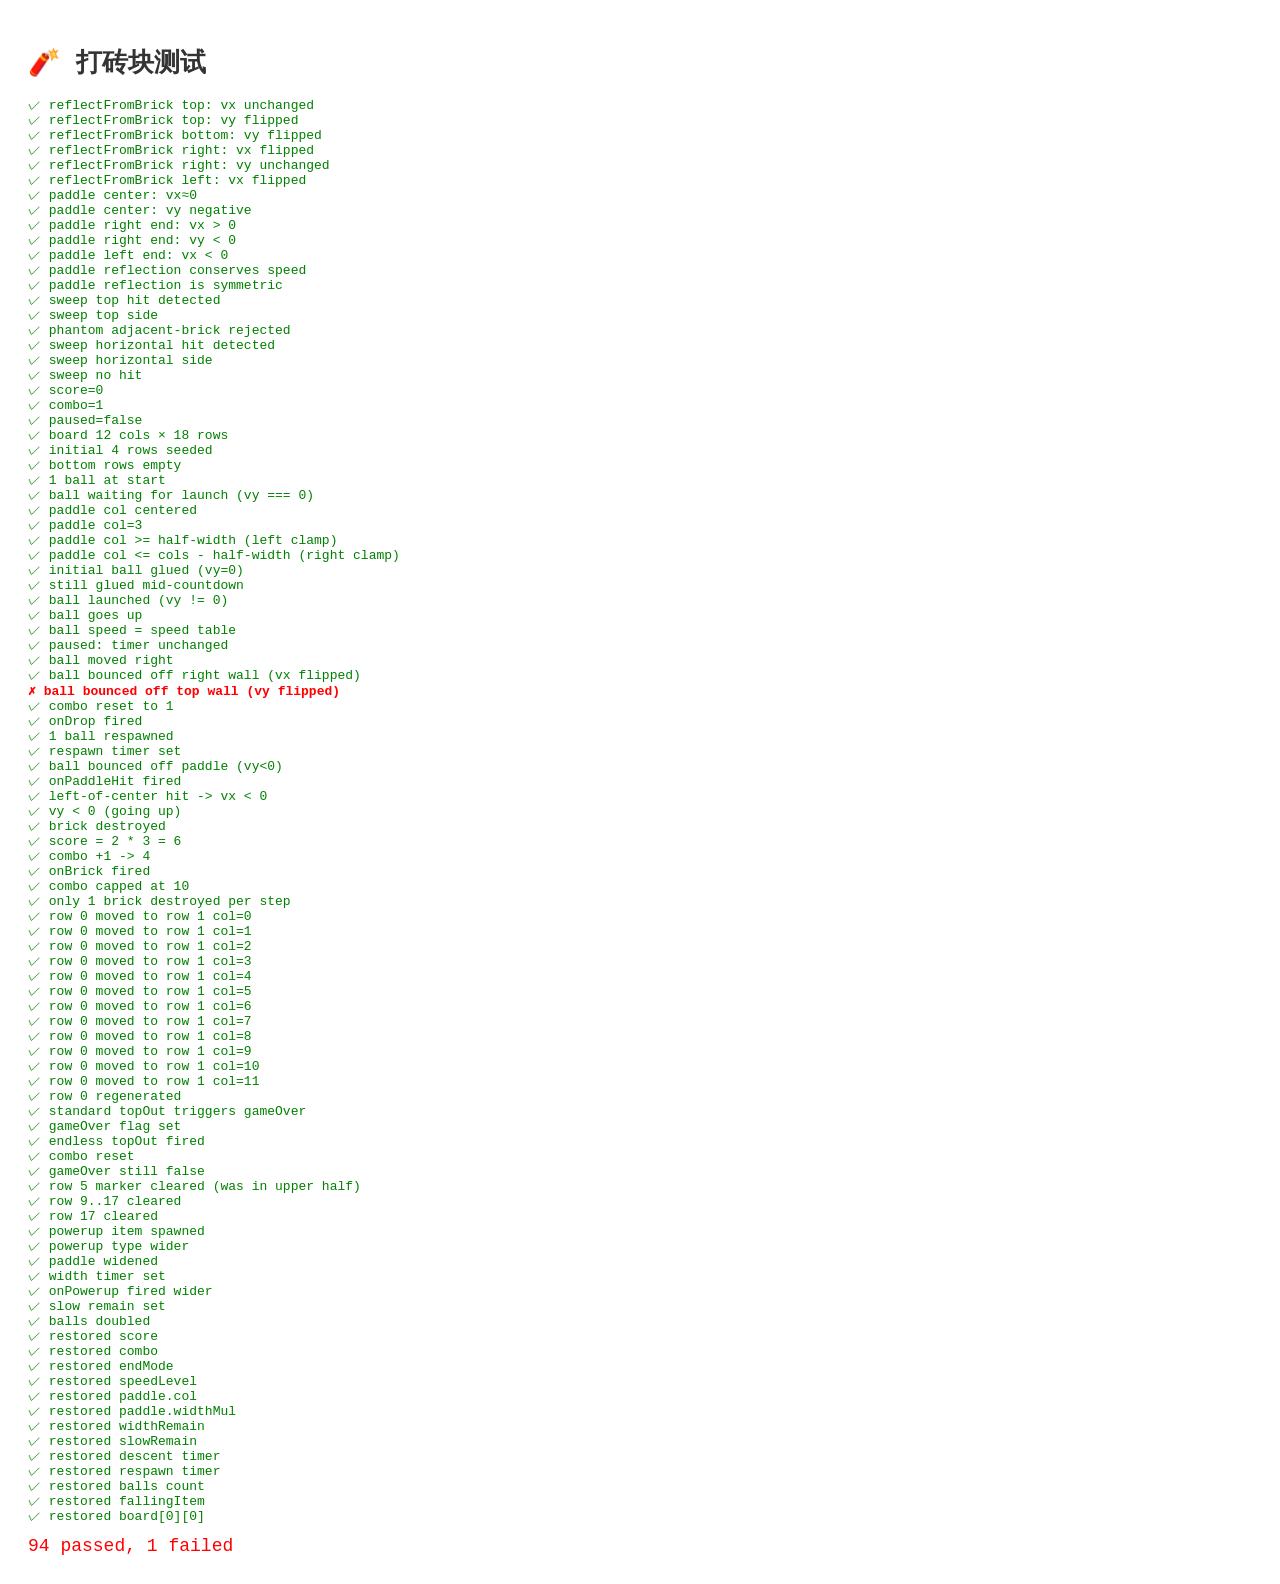
<file: games/breakout/tests.html>
<!DOCTYPE html>
<html lang="zh-CN">
<head>
  <meta charset="UTF-8">
  <title>打砖块测试</title>
  <style>
    body { font-family: monospace; padding: 20px; background: #fff; color: #333; }
    .ok { color: green; }
    .fail { color: red; font-weight: bold; }
    #summary { font-size: 18px; margin-top: 12px; }
  </style>
</head>
<body>
  <h1>🧨 打砖块测试</h1>
  <div id="results"></div>
  <div id="summary"></div>

  <script type="module">
    const results = document.getElementById('results');
    let passed = 0, failed = 0;

    window.assertEq = (label, actual, expected) => {
      const ok = JSON.stringify(actual) === JSON.stringify(expected);
      const line = document.createElement('div');
      if (ok) {
        line.className = 'ok';
        line.textContent = `✓ ${label}`;
        passed++;
      } else {
        line.className = 'fail';
        line.textContent = `✗ ${label} — expected ${JSON.stringify(expected)}, got ${JSON.stringify(actual)}`;
        failed++;
      }
      results.appendChild(line);
    };

    window.assertTrue = (label, cond) => {
      const line = document.createElement('div');
      if (cond) {
        line.className = 'ok';
        line.textContent = `✓ ${label}`;
        passed++;
      } else {
        line.className = 'fail';
        line.textContent = `✗ ${label}`;
        failed++;
      }
      results.appendChild(line);
    };

    await import('./tests/physics.test.js');
    await import('./tests/game.test.js');

    const summary = document.getElementById('summary');
    summary.textContent = `${passed} passed, ${failed} failed`;
    summary.style.color = failed === 0 ? 'green' : 'red';
  </script>
</body>
</html>
</file>
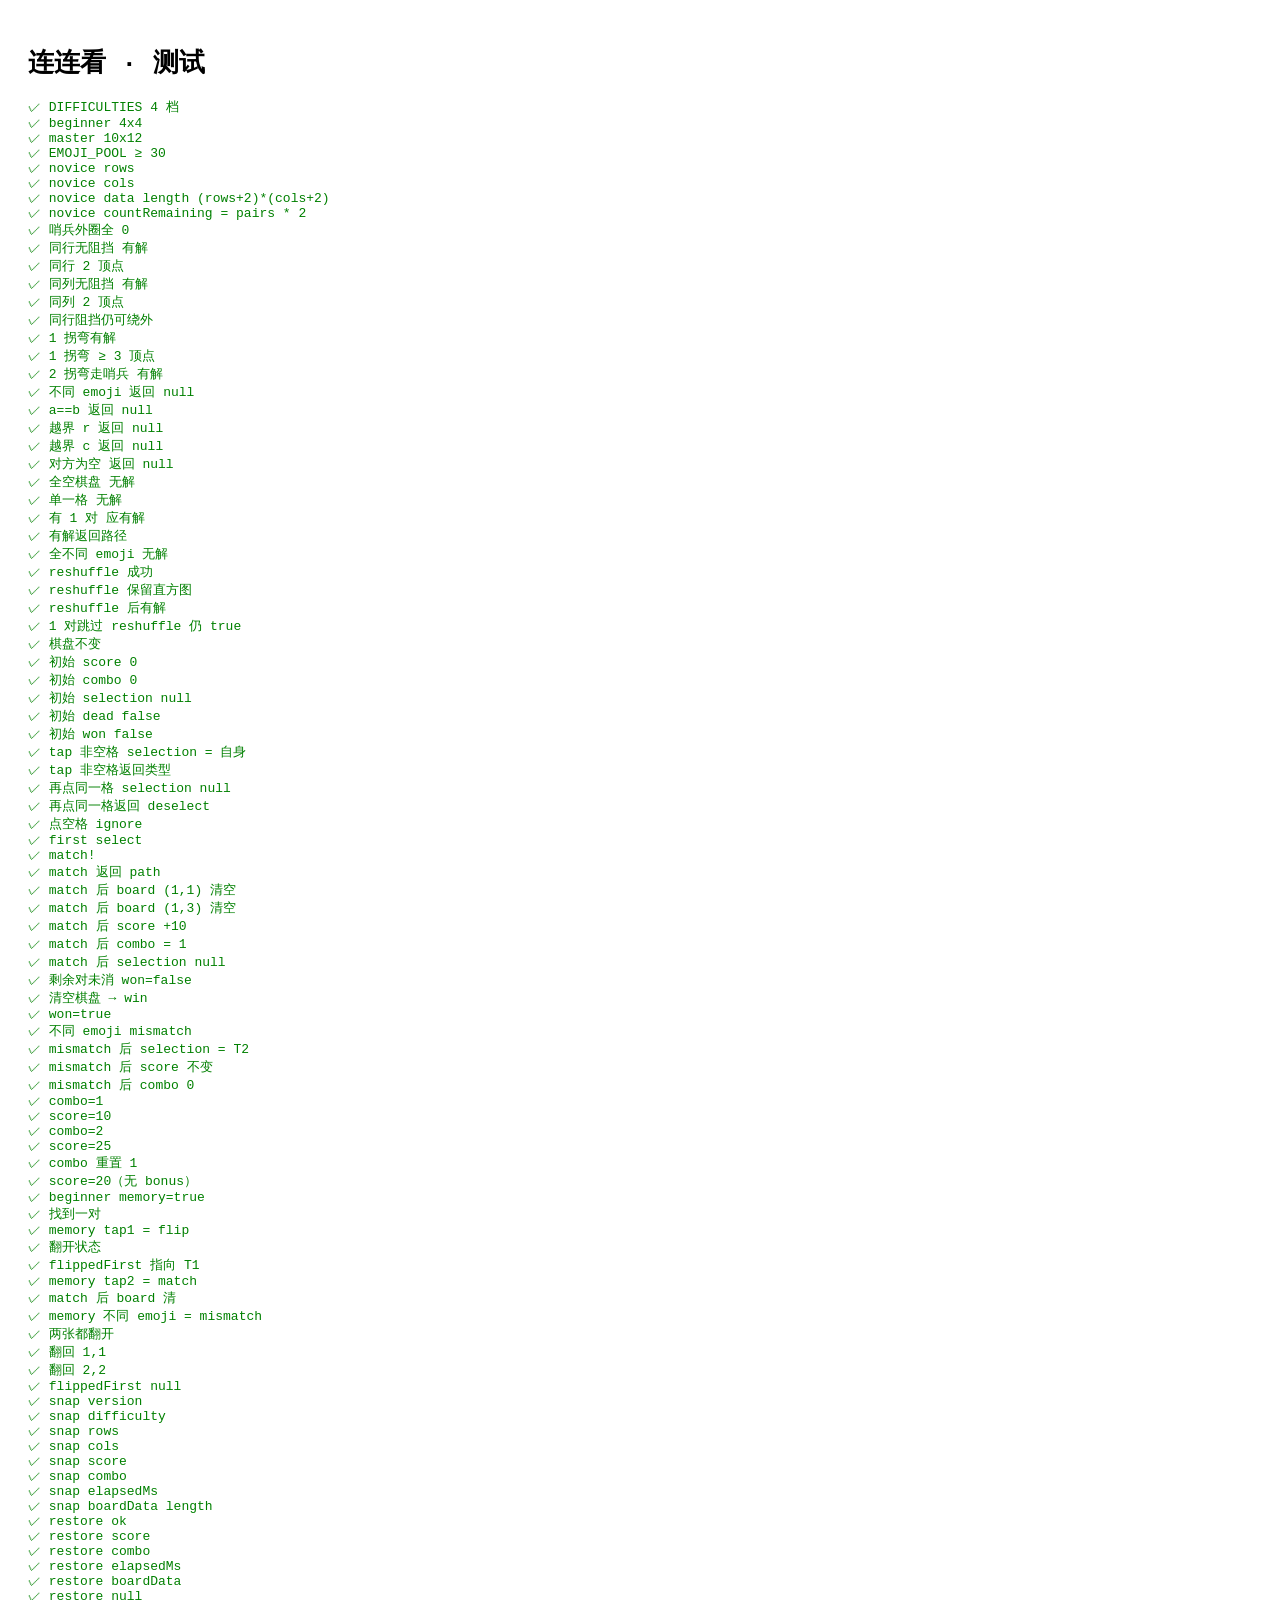
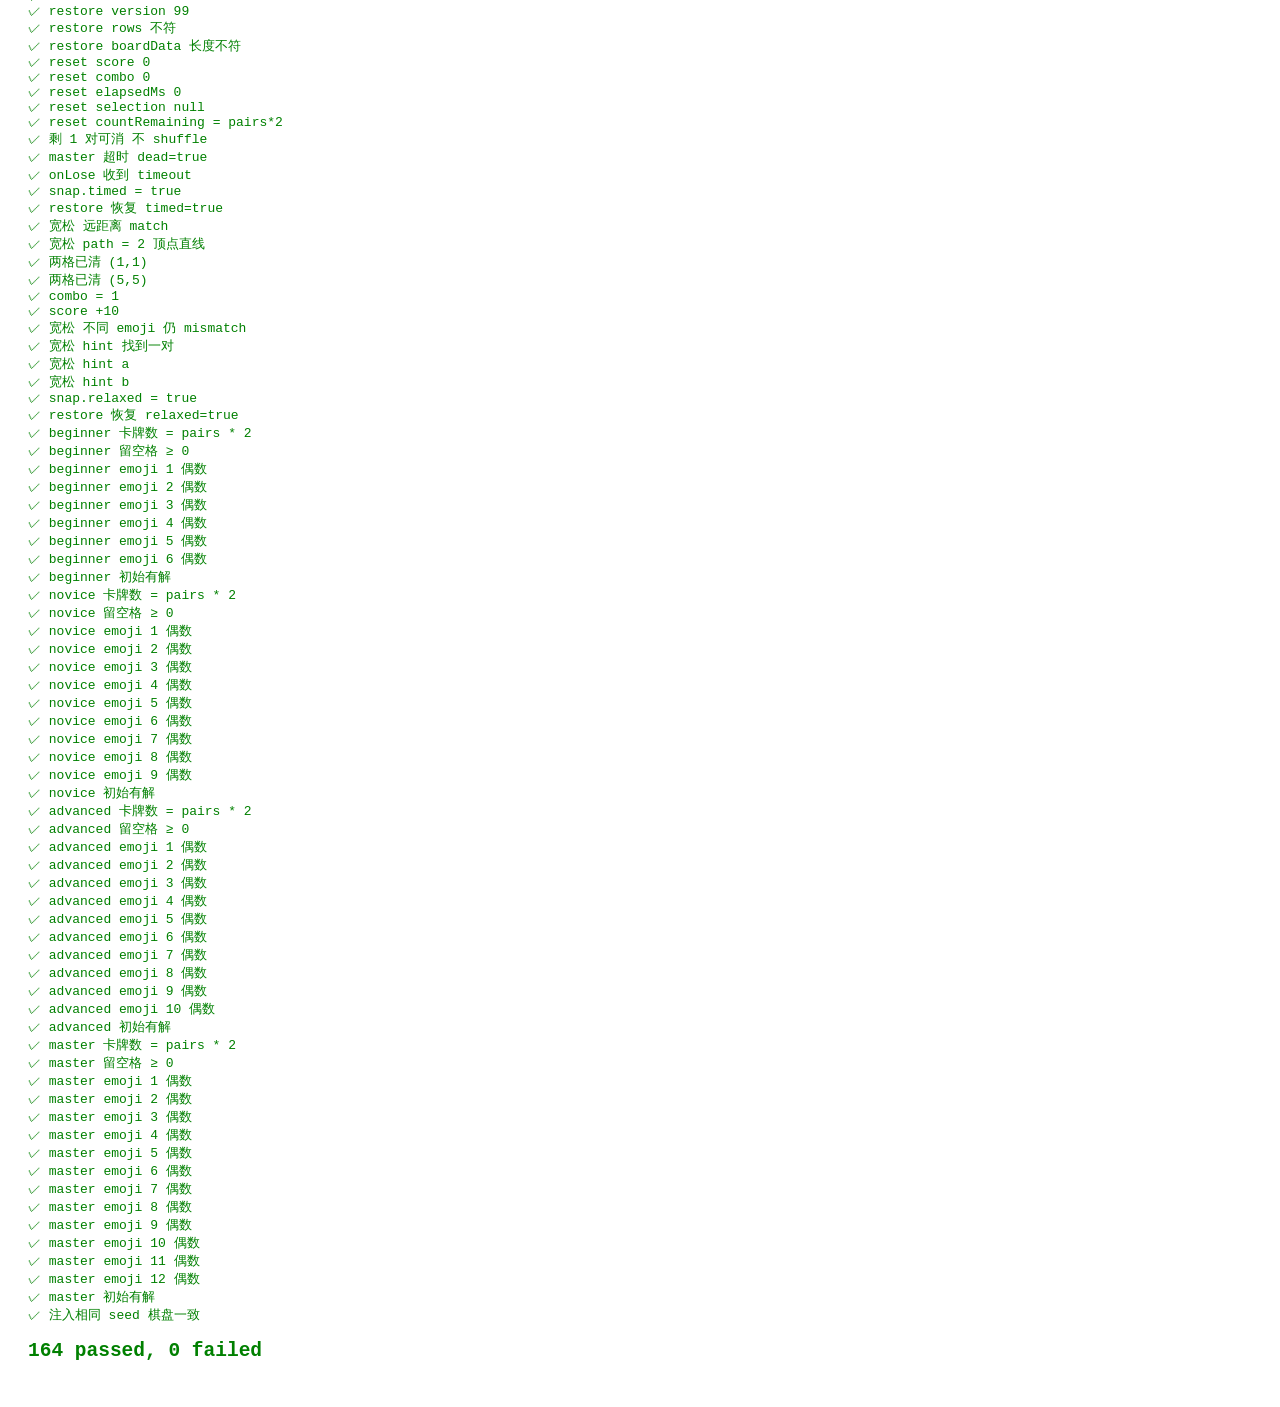
<file: games/lianliankan/tests.html>
<!DOCTYPE html>
<html lang="zh-CN">
<head>
  <meta charset="UTF-8">
  <title>连连看测试</title>
  <style>
    body { font-family: monospace; padding: 20px; }
    .ok { color: green; } .fail { color: red; font-weight: bold; }
  </style>
</head>
<body>
  <h1>连连看 · 测试</h1>
  <div id="results"></div>
  <script>
    let passed = 0, failed = 0;
    const out = document.getElementById('results');
    window.assertEq = (label, actual, expected) => {
      const ok = JSON.stringify(actual) === JSON.stringify(expected);
      const div = document.createElement('div');
      div.className = ok ? 'ok' : 'fail';
      div.textContent = ok
        ? '✓ ' + label
        : `✗ ${label}  expected=${JSON.stringify(expected)}  got=${JSON.stringify(actual)}`;
      out.appendChild(div);
      ok ? passed++ : failed++;
    };
    window.assertTrue = (label, cond) => assertEq(label, !!cond, true);
    window.addEventListener('load', () => {
      const sum = document.createElement('h2');
      sum.textContent = `${passed} passed, ${failed} failed`;
      sum.className = failed === 0 ? 'ok' : 'fail';
      out.appendChild(sum);
    });
  </script>
  <script type="module" src="./tests/board.spec.js"></script>
  <script type="module" src="./tests/game.spec.js"></script>
  <script type="module" src="./tests/generation.spec.js"></script>
</body>
</html>
</file>
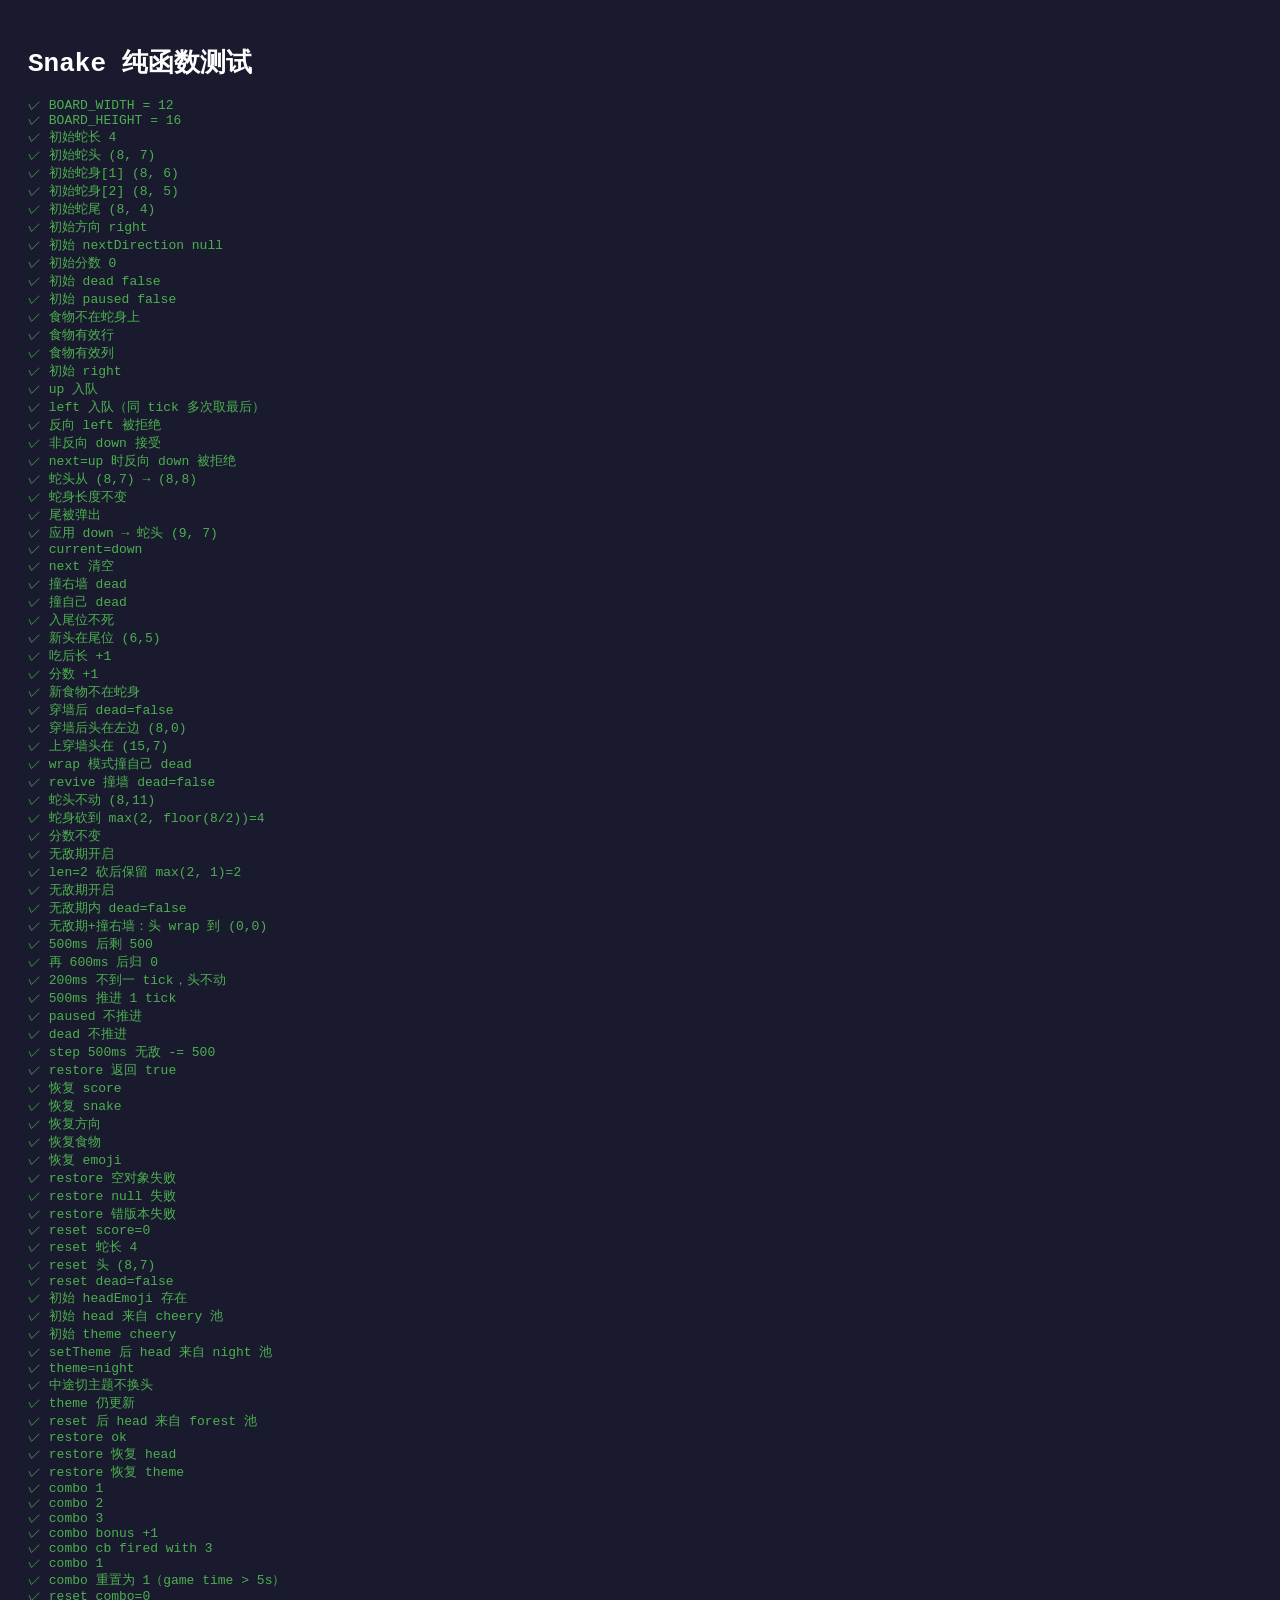
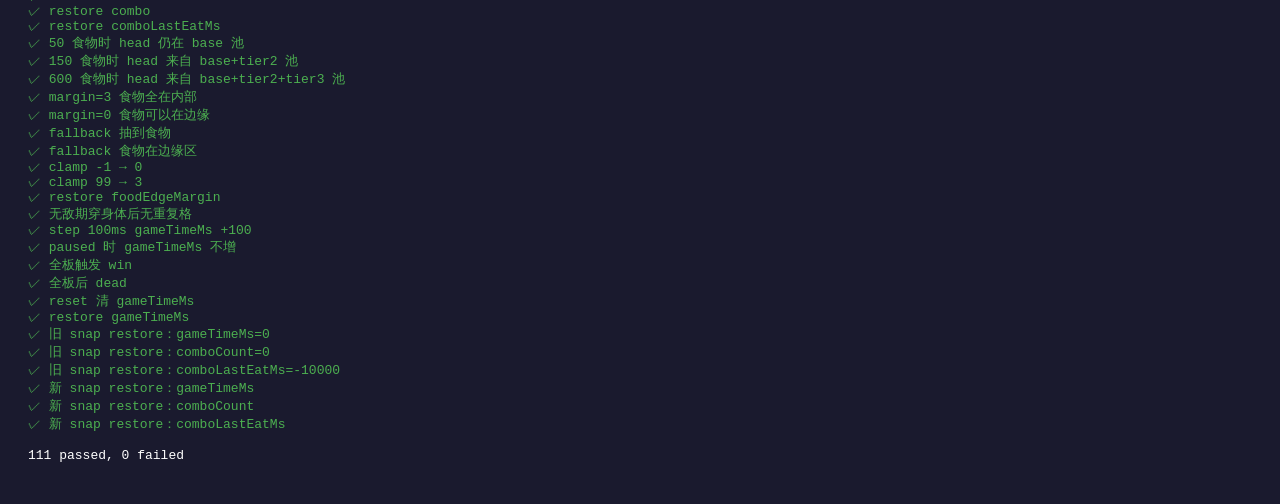
<file: games/snake/tests.html>
<!DOCTYPE html>
<html lang="zh-CN">
<head>
  <meta charset="UTF-8">
  <title>Snake Tests</title>
  <style>
    body { font-family: monospace; padding: 20px; background: #1a1a2e; color: #fff; }
    .pass { color: #4caf50; }
    .fail { color: #f44336; }
    pre { white-space: pre-wrap; }
  </style>
</head>
<body>
  <h1>Snake 纯函数测试</h1>
  <pre id="log"></pre>
  <script type="module">
    const log = document.getElementById('log');
    let passed = 0, failed = 0;

    window.assertEq = (label, actual, expected) => {
      const ok = JSON.stringify(actual) === JSON.stringify(expected);
      if (ok) { passed++; log.innerHTML += `<span class="pass">✓ ${label}</span>\n`; }
      else {
        failed++;
        log.innerHTML += `<span class="fail">✗ ${label}\n  expected: ${JSON.stringify(expected)}\n  got:      ${JSON.stringify(actual)}</span>\n`;
        console.error(`FAIL: ${label}`, { actual, expected });
      }
    };

    window.assertTrue = (label, cond) => {
      if (cond) { passed++; log.innerHTML += `<span class="pass">✓ ${label}</span>\n`; }
      else {
        failed++;
        log.innerHTML += `<span class="fail">✗ ${label}</span>\n`;
        console.error(`FAIL: ${label}`);
      }
    };

    await import('./tests/game.test.js');

    log.innerHTML += `\n${passed} passed, ${failed} failed`;
    document.title = (failed === 0 ? '✓ ' : '✗ ') + document.title;
  </script>
</body>
</html>
</file>
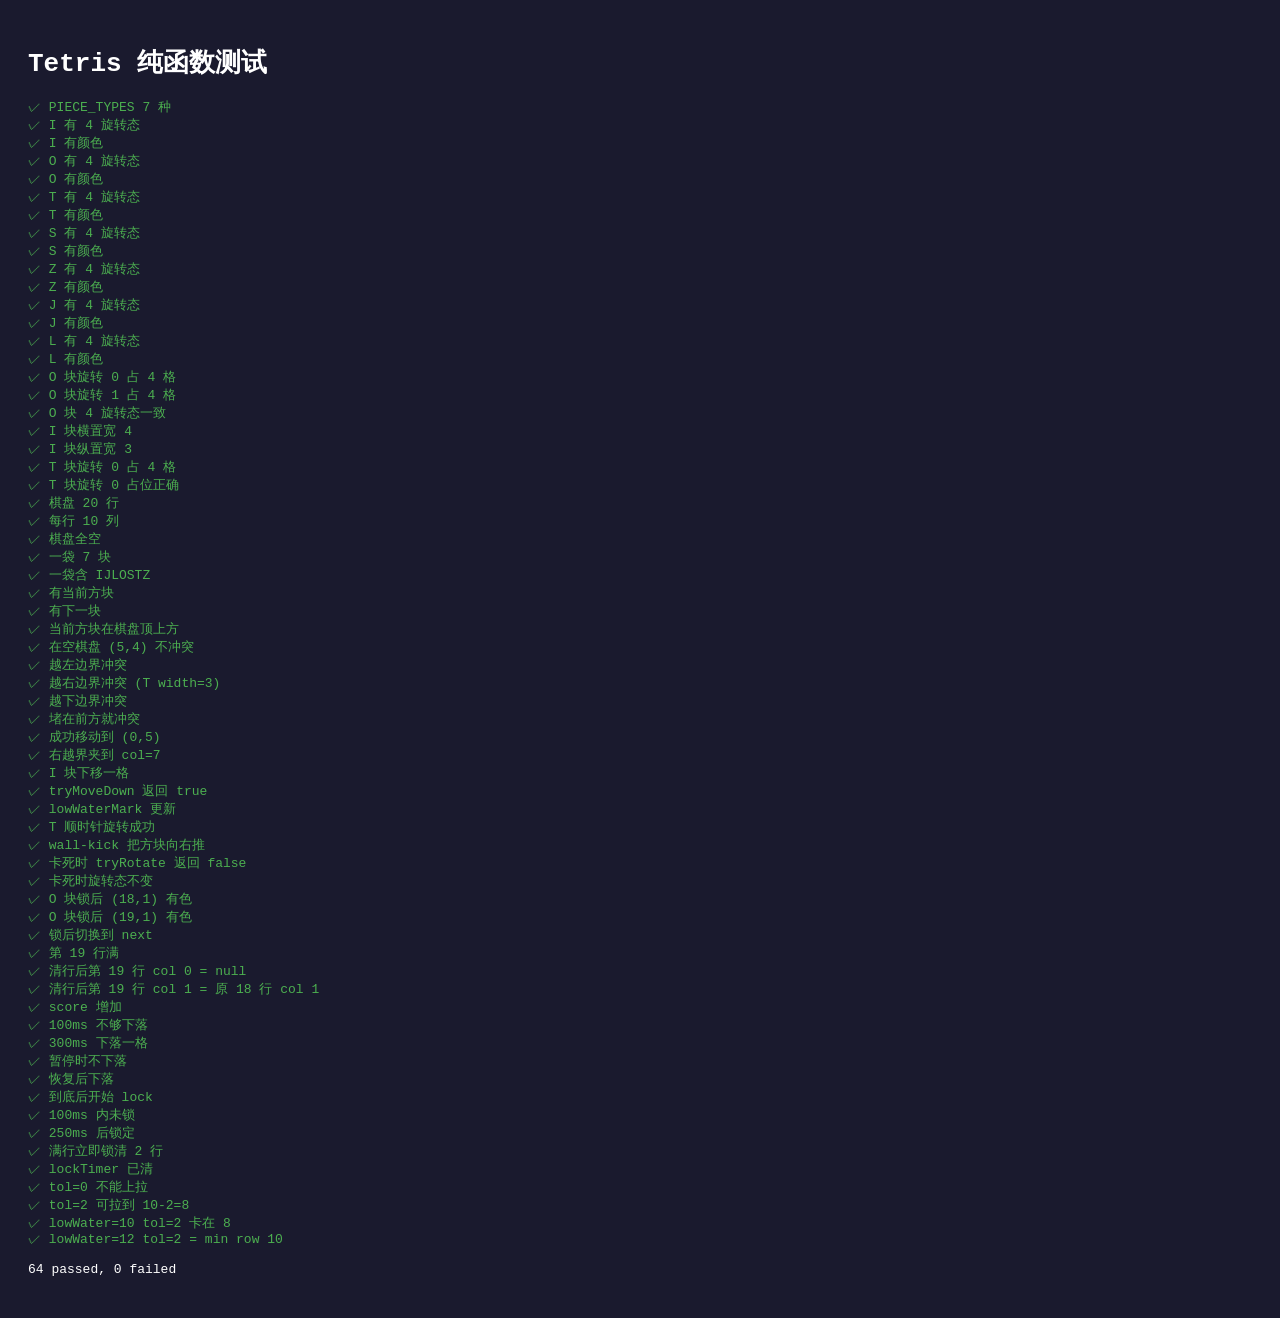
<file: games/tetris/tests.html>
<!DOCTYPE html>
<html lang="zh-CN">
<head>
  <meta charset="UTF-8">
  <title>Tetris Tests</title>
  <style>
    body { font-family: monospace; padding: 20px; background: #1a1a2e; color: #fff; }
    .pass { color: #4caf50; }
    .fail { color: #f44336; }
    pre { white-space: pre-wrap; }
  </style>
</head>
<body>
  <h1>Tetris 纯函数测试</h1>
  <pre id="log"></pre>
  <script type="module">
    const log = document.getElementById('log');
    let passed = 0, failed = 0;

    window.assertEq = (label, actual, expected) => {
      const ok = JSON.stringify(actual) === JSON.stringify(expected);
      if (ok) {
        passed++;
        log.innerHTML += `<span class="pass">✓ ${label}</span>\n`;
      } else {
        failed++;
        log.innerHTML += `<span class="fail">✗ ${label}\n  expected: ${JSON.stringify(expected)}\n  got:      ${JSON.stringify(actual)}</span>\n`;
        console.error(`FAIL: ${label}`, { actual, expected });
      }
    };

    window.assertTrue = (label, cond) => {
      if (cond) {
        passed++;
        log.innerHTML += `<span class="pass">✓ ${label}</span>\n`;
      } else {
        failed++;
        log.innerHTML += `<span class="fail">✗ ${label}</span>\n`;
        console.error(`FAIL: ${label}`);
      }
    };

    await import('./tests/pieces.test.js');
    await import('./tests/game.test.js');

    log.innerHTML += `\n${passed} passed, ${failed} failed`;
    if (failed === 0) document.title = '✓ ' + document.title;
    else document.title = '✗ ' + document.title;
  </script>
</body>
</html>
</file>
<file: games/breakout/style.css>
@import url('../../shared/themes.css');
@import url('../../shared/ui.css');

/* 打砖块专属：砖块 4 色 + 板拍 + 球。每主题各自定。
 * 球色策略：浅色背景主题用深的对比色，深色背景主题用亮色；
 * render 端再用 --ball-stroke 加描边兜底。
 */
:root {
  --brick-1: #4fc3f7;
  --brick-2: #81c784;
  --brick-3: #fff176;
  --brick-5: #e57373;
  --paddle: #ff7043;
  --ball: #3e2723;          /* 童趣浅黄背景：深棕球 */
  --ball-stroke: #ffffff;
}

/* 单色系主题里，brick-3 (黄/2击) 和 brick-5 (红/3击) 改用 accent 色让玩家
 * 一眼看出"高价值砖"。Brick-1/2 仍跟主题同色系（都是 1 击碎，差异不重要）。
 */

body[data-theme="candy"] {
  --brick-1: #f8bbd0;       /* 浅粉 */
  --brick-2: #f06292;       /* 玫红 */
  --brick-3: #ffb74d;       /* 暖橙（跳出粉色系）*/
  --brick-5: #c62828;       /* 深红（VIP）*/
  --paddle: #ec407a;
  --ball: #4a148c;          /* 粉背景：深紫球 */
  --ball-stroke: #ffffff;
}

body[data-theme="forest"] {
  --brick-1: #aed581;       /* 浅绿 */
  --brick-2: #66bb6a;       /* 中绿 */
  --brick-3: #ffeb3b;       /* 鲜黄（跳出绿色系）*/
  --brick-5: #d84315;       /* 橙红（VIP）*/
  --paddle: #43a047;
  --ball: #1b5e20;          /* 浅绿背景：深绿球 */
  --ball-stroke: #ffffff;
}

body[data-theme="ocean"] {
  --brick-1: #80deea;       /* 浅青 */
  --brick-2: #26c6da;       /* 中青 */
  --brick-3: #ffd54f;       /* 黄（跳出青色系）*/
  --brick-5: #ff5722;       /* 橘红（VIP）*/
  --paddle: #00acc1;
  --ball: #01579b;          /* 浅青背景：深蓝球 */
  --ball-stroke: #ffffff;
}

body[data-theme="space"] {
  --brick-1: #9575cd;       /* 浅紫 */
  --brick-2: #b388ff;       /* 亮紫 */
  --brick-3: #ffd600;       /* 金（深紫底大对比）*/
  --brick-5: #ff1744;       /* 鲜红（VIP）*/
  --paddle: #b388ff;
  --ball: #ffeb3b;          /* 深紫背景：亮黄球 */
  --ball-stroke: #311b92;
}

body[data-theme="night"] {
  --brick-1: #64b5f6;
  --brick-2: #4fc3f7;
  --brick-3: #ffd54f;
  --brick-5: #ef5350;
  --paddle: #42a5f5;
  --ball: #ffeb3b;          /* 深蓝背景：亮黄球 */
  --ball-stroke: #16213e;
}

/* 顶栏 combo 块：本游戏专属（tetris/snake 无 combo） */
.score-block #combo-block {
  color: #ffeb3b;
  margin-left: 12px;
  display: inline-flex;
  align-items: center;
  transition: transform 0.15s ease;
}
.score-block #combo-block.hidden { display: none; }

/* combo ×5-7：脉动黄色 */
.score-block #combo-block.combo-mid {
  animation: comboPulse 0.6s ease-in-out infinite;
}

/* combo ×8-9：彩虹色 + 稍大 */
.score-block #combo-block.combo-high {
  animation: comboPulse 0.4s ease-in-out infinite, comboRainbow 1.2s linear infinite;
  font-size: 1.15em;
}

/* combo ×10：最大档，更快彩虹 + 更大 + drop-shadow */
.score-block #combo-block.combo-max {
  animation: comboShake 0.25s linear infinite, comboRainbow 0.8s linear infinite;
  font-size: 1.25em;
  text-shadow: 0 0 8px rgba(255, 235, 59, 0.9);
}

@keyframes comboPulse {
  0%, 100% { transform: scale(1); }
  50%      { transform: scale(1.15); }
}

@keyframes comboRainbow {
  0%   { color: #ffeb3b; }
  20%  { color: #ff7043; }
  40%  { color: #e91e63; }
  60%  { color: #9c27b0; }
  80%  { color: #2196f3; }
  100% { color: #ffeb3b; }
}

@keyframes comboShake {
  0%, 100% { transform: scale(1.25) translate(0, 0); }
  25%      { transform: scale(1.3) translate(-2px, 1px); }
  50%      { transform: scale(1.25) translate(2px, -1px); }
  75%      { transform: scale(1.3) translate(-1px, 2px); }
}

/* control-pad：3 键 flex（← ⏯ →） */
#control-pad {
  display: none;
  justify-content: center;
  align-items: center;
  gap: 12px;
  padding: 12px 16px;
  background: var(--bg);
  flex-shrink: 0;
}

@media (hover: hover) and (pointer: fine) {
  #control-pad { display: flex; }
}
</file>
<file: games/happy-drive/style.css>
@import url('../../shared/themes.css');
@import url('../../shared/ui.css');

.score-block {
  display: grid;
  grid-template-columns: repeat(3, auto);
  gap: 10px;
  align-items: center;
}

#game-canvas {
  width: min(100vw, 720px);
  height: min(calc(100vh - 132px), 960px);
  max-height: 960px;
  aspect-ratio: 3 / 4;
}

#control-pad {
  display: none;
  grid-template-columns: 60px 60px 60px;
  grid-template-rows: 60px 60px;
  gap: 8px;
  padding: 12px 16px;
  background: var(--bg);
  flex-shrink: 0;
  justify-content: center;
}

#pad-accelerate { grid-column: 2; grid-row: 1; }
#pad-left       { grid-column: 1; grid-row: 2; }
#pad-slow       { grid-column: 2; grid-row: 2; }
#pad-right      { grid-column: 3; grid-row: 2; }

#guide-toggle {
  min-width: 72px;
}

body[data-theme="space"] {
  --road-sky: #1d1453;
}

body[data-theme="night"] {
  --road-sky: #17223d;
}

@media (hover: hover) and (pointer: fine) {
  #control-pad { display: grid; }
}

@media (max-width: 520px) {
  .score-block {
    grid-template-columns: repeat(3, auto);
    gap: 6px;
    font-size: 15px;
  }

  .score-block .emoji { font-size: 17px; }

  #game-canvas {
    width: 100vw;
    height: calc(100vh - 58px - env(safe-area-inset-top, 0px));
    border-radius: 0;
    outline: none;
  }
}
</file>
<file: games/lianliankan/style.css>
@import url('../../shared/themes.css');

* { box-sizing: border-box; -webkit-tap-highlight-color: transparent; }

html, body {
  margin: 0;
  height: 100%;
  font-family: "Comic Sans MS", "PingFang SC", "Microsoft YaHei", sans-serif;
  background: var(--bg);
  color: var(--panel-text);
  overscroll-behavior: none;
}

body {
  display: flex;
  flex-direction: column;
  padding-top: env(safe-area-inset-top);
  padding-bottom: env(safe-area-inset-bottom);
}

/* ───── 顶栏 ───── */
#top-bar {
  display: flex;
  align-items: center;
  justify-content: space-between;
  padding: 8px 12px;
  background: var(--bg-2);
  color: var(--text);
  min-height: 56px;
}
.score-block { display: flex; gap: 14px; font-weight: bold; font-size: 18px; }
.score-block .emoji { margin-right: 2px; }
.score-block .hidden { display: none; }
.score-block #timer-block.warn { color: #ff5252; animation: timer-warn-pulse 1s ease-in-out infinite; }
@keyframes timer-warn-pulse {
  0%, 100% { transform: scale(1); }
  50% { transform: scale(1.1); }
}
#top-bar button {
  width: 44px; height: 44px; margin-left: 4px;
  background: var(--button-bg); color: var(--button-bg-text);
  border: 2px solid transparent; border-radius: 8px;
  font-size: 22px; cursor: pointer;
}

/* ───── 棋盘 ───── */
main {
  flex: 1;
  display: flex;
  align-items: center;
  justify-content: center;
  padding: 8px;
  min-height: 0;
}
#board-wrap {
  position: relative;
  width: 100%;
  max-width: min(95vw, 95vh);
  /* aspect-ratio 由 JS 按棋盘维度设置 */
}
#board {
  display: grid;
  width: 100%;
  height: 100%;
  gap: 4px;
  touch-action: manipulation;
}
.tile {
  background: var(--canvas-bg);
  color: var(--panel-text);
  border: 2px solid var(--canvas-border);
  border-radius: 8px;
  font-size: clamp(20px, 6vmin, 56px);
  line-height: 1;
  display: flex;
  align-items: center;
  justify-content: center;
  padding: 0;
  cursor: pointer;
  transition: transform 120ms ease, opacity 200ms ease, border-color 80ms ease, background 80ms ease;
  min-width: 0;
  min-height: 0;
}
.tile.empty { background: transparent; border-color: transparent; cursor: default; pointer-events: none; }
.tile.selected { transform: scale(1.08); border-color: var(--primary-dark); background: var(--panel-bg); }
.tile.hint { animation: hint-pulse 800ms ease-in-out infinite; }
.tile.miss { animation: miss-flash 200ms ease; }
.tile.clearing { transform: scale(0.2); opacity: 0; pointer-events: none; }
.tile.face-down { background: var(--primary); color: var(--text); font-size: 0; }
.tile.face-down::after { content: "❓"; font-size: clamp(20px, 6vmin, 56px); }

@keyframes hint-pulse {
  0%, 100% { background: var(--canvas-bg); }
  50% { background: #ffeb3b; }
}
@keyframes miss-flash {
  0%, 100% { background: var(--canvas-bg); }
  50% { background: #ff5252; }
}

#overlay {
  position: absolute;
  inset: 0;
  width: 100%;
  height: 100%;
  pointer-events: none;
}

/* ───── 底栏 ───── */
#bottom-bar {
  display: flex;
  justify-content: center;
  gap: 12px;
  padding: 8px;
  background: var(--bg-2);
}
#bottom-bar button {
  min-width: 100px; min-height: 44px;
  background: var(--button-bg); color: var(--button-bg-text);
  border: 2px solid transparent; border-radius: 8px;
  font-size: 16px; cursor: pointer;
}
#bottom-bar button.hidden { display: none; }
#bottom-bar button:disabled { opacity: 0.4; cursor: not-allowed; }

/* ───── 面板 ───── */
.panel {
  position: fixed;
  inset: 0;
  background: var(--panel-bg);
  color: var(--panel-text);
  z-index: 100;
  padding: 1.25rem;
  padding-top: calc(1.25rem + env(safe-area-inset-top));
  overflow-y: auto;
}
.panel.hidden { display: none; }
.panel-header {
  display: flex; justify-content: space-between; align-items: center;
  margin-bottom: 1rem;
}
.panel-header h2 { margin: 0; font-size: 1.5rem; }
.panel-header button {
  width: 44px; height: 44px; font-size: 22px;
  background: transparent; color: var(--panel-text);
  border: none; cursor: pointer;
}
.help-section { margin-bottom: 1.25rem; }
.help-section h3 { margin: 0 0 0.5rem; font-size: 1.1rem; }
.help-section p, .help-section ul { margin: 0.25rem 0; line-height: 1.5; }
.setting-row { margin-bottom: 1.25rem; }
.setting-row > label { display: block; font-weight: bold; margin-bottom: 0.5rem; }
.setting-row.toggle-row {
  display: flex; align-items: center; justify-content: space-between;
}
.seg {
  display: flex; flex-wrap: wrap; gap: 8px;
}
.seg button {
  flex: 1 1 calc((100% - 8px) / 2); min-height: 44px;
  background: var(--button-bg); color: var(--button-bg-text);
  border: 2px solid transparent; border-radius: 8px;
  font-size: 0.95rem; cursor: pointer;
}
.seg button.active {
  background: var(--button-active); color: var(--text);
  border-color: var(--button-active);
}
.toggle {
  min-width: 72px; min-height: 44px;
  background: var(--button-bg); color: var(--button-bg-text);
  border: 2px solid transparent; border-radius: 22px;
  font-size: 1rem; cursor: pointer;
}
.toggle.active {
  background: var(--button-active); color: var(--text);
  border-color: var(--button-active);
}
.hint {
  font-size: 0.85rem; opacity: 0.7; margin-top: 0.5rem;
}
#restart-btn, .primary {
  width: 100%; min-height: 56px; margin-top: 1rem;
  background: var(--primary); color: var(--text);
  border: none; border-radius: 8px;
  font-size: 1.1rem; font-weight: bold; cursor: pointer;
}
.secondary {
  width: 100%; min-height: 56px; margin-top: 0.5rem;
  background: var(--button-bg); color: var(--button-bg-text);
  border: 2px solid var(--primary); border-radius: 8px;
  font-size: 1rem; cursor: pointer;
}

/* ───── popup（小尺寸面板） ───── */
.popup {
  position: fixed;
  top: 50%; left: 50%; transform: translate(-50%, -50%);
  background: var(--panel-bg); color: var(--panel-text);
  border-radius: 12px; padding: 1.25rem;
  box-shadow: var(--shadow); z-index: 110;
  max-width: 90vw;
}
.popup.hidden { display: none; }
.popup-buttons { display: flex; gap: 8px; margin-top: 12px; }
.popup-buttons button {
  flex: 1; min-height: 44px;
  background: var(--button-bg); color: var(--button-bg-text);
  border: 2px solid transparent; border-radius: 8px;
  font-size: 1rem; cursor: pointer;
}
.popup-buttons button.primary { background: var(--primary); color: var(--text); }

/* ───── gameover ───── */
.gameover-emoji { text-align: center; font-size: 5rem; margin: 1rem 0; }
.gameover-stat { text-align: center; font-size: 1.5rem; margin: 0.5rem 0; }

/* ───── toast ───── */
.toast, .clear-toast {
  position: fixed;
  top: 30%; left: 50%; transform: translate(-50%, -50%);
  font-size: 4rem;
  pointer-events: none;
  z-index: 120;
  animation: toast-pop 1000ms ease-out;
}
.clear-toast { font-size: 5rem; }
.toast.hidden, .clear-toast.hidden { display: none; }
@keyframes toast-pop {
  0% { transform: translate(-50%, -50%) scale(0.3); opacity: 0; }
  20% { transform: translate(-50%, -50%) scale(1.3); opacity: 1; }
  100% { transform: translate(-50%, -50%) scale(1); opacity: 0; }
}

/* ───── 暂停 overlay ───── */
.pause-overlay {
  position: fixed; inset: 0;
  background: rgba(0, 0, 0, 0.5); color: var(--text);
  display: flex; flex-direction: column; align-items: center; justify-content: center;
  z-index: 90; cursor: pointer;
}
.pause-overlay.hidden { display: none; }
.pause-icon { font-size: 5rem; }
.pause-hint { margin-top: 1rem; }

/* ───── 版本号 ───── */
.version-tag {
  position: fixed;
  bottom: env(safe-area-inset-bottom, 0); right: 4px;
  font-size: 10px; color: var(--panel-text);
  opacity: 0.4; pointer-events: none; z-index: 1;
}
</file>
<file: games/snake/style.css>
@import url('../../shared/themes.css');
@import url('../../shared/ui.css');

/* 贪吃蛇专属：control-pad（4 方向键 grid 布局） */

#control-pad {
  display: none;
  grid-template-columns: 60px 60px 60px;
  grid-template-rows: 60px 60px;
  gap: 8px;
  padding: 12px 16px;
  background: var(--bg);
  flex-shrink: 0;
  justify-content: center;
}

#pad-up    { grid-column: 2; grid-row: 1; }
#pad-left  { grid-column: 1; grid-row: 2; }
#pad-down  { grid-column: 2; grid-row: 2; }
#pad-right { grid-column: 3; grid-row: 2; }

@media (hover: hover) and (pointer: fine) {
  #control-pad { display: grid; }
}
</file>
<file: games/tetris/style.css>
@import url('../../shared/themes.css');
@import url('../../shared/ui.css');

/* 俄罗斯方块专属：next-piece 预览块 + control-pad（5 键 flex） */

.next-block {
  display: flex;
  flex-direction: column;
  align-items: center;
  margin: 0 12px;
}

.next-block .label { font-size: 16px; color: var(--text-dim); }

#next-canvas {
  background: var(--canvas-bg);
  border-radius: 4px;
  margin-top: 2px;
}

#control-pad {
  display: none;
  justify-content: center;
  align-items: center;
  gap: 12px;
  padding: 12px 16px;
  background: var(--bg);
  flex-shrink: 0;
}

@media (hover: hover) and (pointer: fine) {
  #control-pad { display: flex; }
}
</file>
